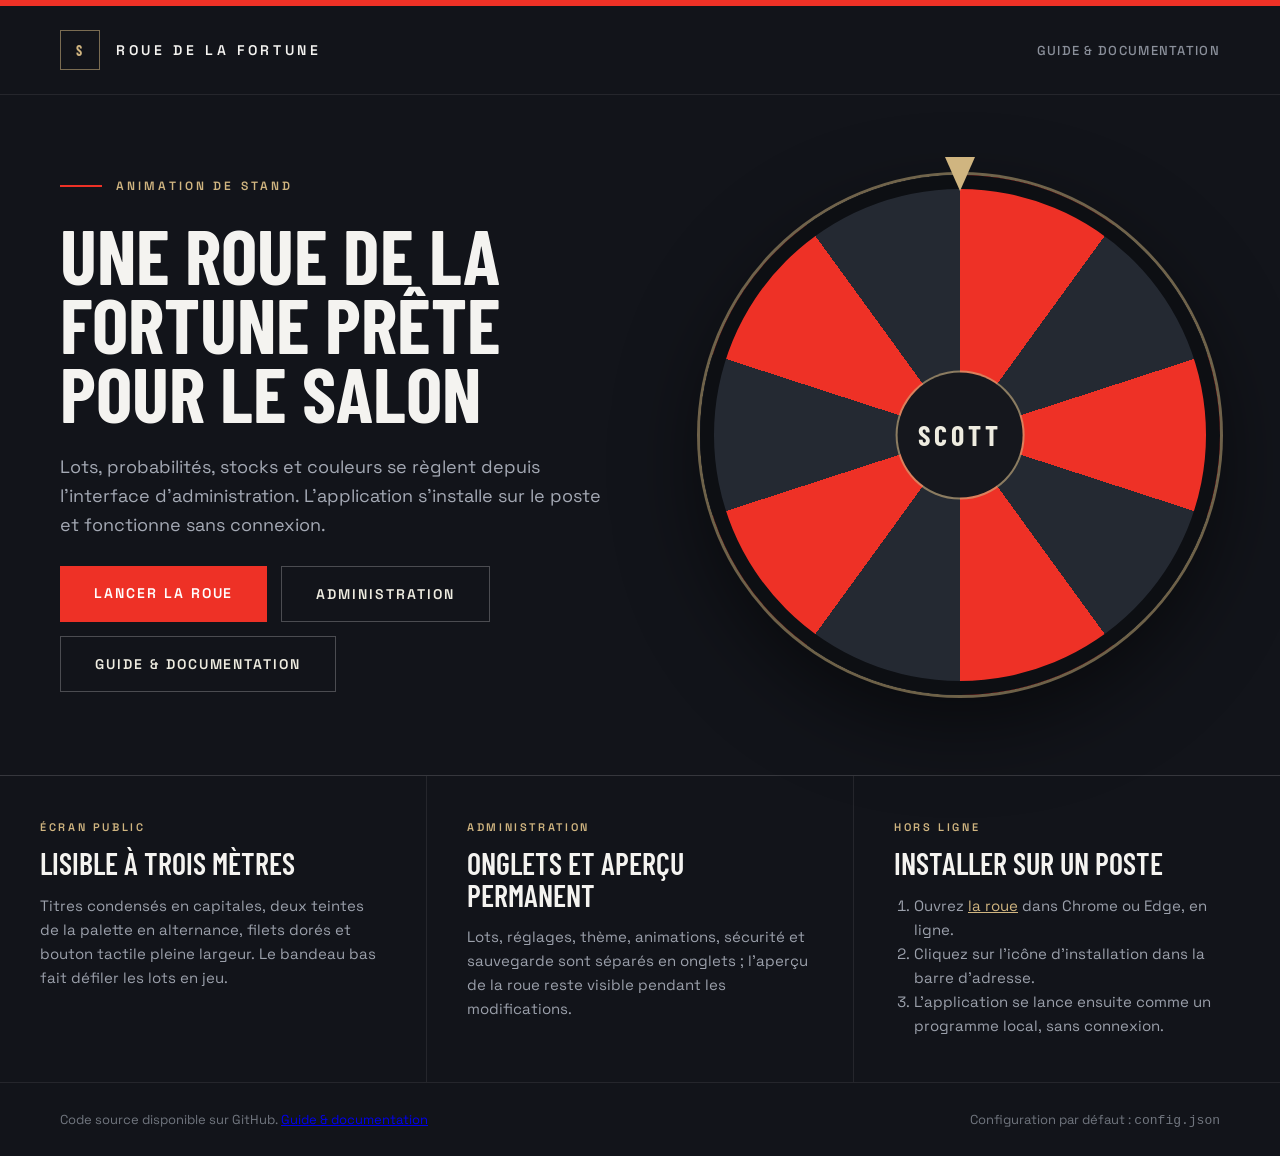
<file: index.html>
<!DOCTYPE html>
<html lang="fr">

<head>
    <meta charset="UTF-8">
    <meta name="viewport" content="width=device-width, initial-scale=1.0">
    <title>Roue de la Fortune — Présentation</title>
    <link rel="icon" href="assets/favicon.png">
    <link rel="manifest" href="manifest.json">
    <link rel="preconnect" href="https://fonts.googleapis.com">
    <link rel="preconnect" href="https://fonts.gstatic.com" crossorigin>
    <link href="https://fonts.googleapis.com/css2?family=Barlow+Condensed:wght@500;600;700&family=Space+Grotesk:wght@400;500;600&display=swap" rel="stylesheet">
    <link rel="stylesheet" href="css/landing.css">
    <script>
        if ('serviceWorker' in navigator) {
            window.addEventListener('load', () => {
                navigator.serviceWorker.register('sw.js').then((reg) => reg.update());
            });
            let refreshing = false;
            navigator.serviceWorker.addEventListener('controllerchange', () => {
                if (refreshing) return;
                refreshing = true;
                window.location.reload();
            });
        }
    </script>
</head>

<body>
    <div class="top-rule"></div>

    <header class="site-head">
        <div class="site-brand">
            <span class="brand-mark">S</span>
            <span>Roue de la Fortune</span>
        </div>
        <nav class="site-nav">
            <a href="guide.html">Guide & documentation</a>
        </nav>
    </header>

    <section class="hero">
        <div class="hero-copy">
            <div class="eyebrow"><i></i><span>Animation de stand</span></div>
            <h1>Une roue de la fortune prête pour le salon</h1>
            <p>
                Lots, probabilités, stocks et couleurs se règlent depuis l'interface d'administration.
                L'application s'installe sur le poste et fonctionne sans connexion.
            </p>
            <div class="cta-row">
                <a class="cta cta-primary" href="wheel.html">Lancer la roue</a>
                <a class="cta cta-secondary" href="admin.html">Administration</a>
                <a class="cta cta-secondary" href="guide.html">Guide & documentation</a>
            </div>
        </div>
        <div class="hero-wheel">
            <div class="disc"></div>
            <div class="hub">SCOTT</div>
            <div class="needle"></div>
        </div>
    </section>

    <div class="cards">
        <div class="card">
            <div class="card-eyebrow">Écran public</div>
            <h2>Lisible à trois mètres</h2>
            <p>
                Titres condensés en capitales, deux teintes de la palette en alternance, filets dorés et
                bouton tactile pleine largeur. Le bandeau bas fait défiler les lots en jeu.
            </p>
        </div>
        <div class="card">
            <div class="card-eyebrow">Administration</div>
            <h2>Onglets et aperçu permanent</h2>
            <p>
                Lots, réglages, thème, animations, sécurité et sauvegarde sont séparés en onglets ;
                l'aperçu de la roue reste visible pendant les modifications.
            </p>
        </div>
        <div class="card">
            <div class="card-eyebrow">Hors ligne</div>
            <h2>Installer sur un poste</h2>
            <ol>
                <li>Ouvrez <a href="wheel.html">la roue</a> dans Chrome ou Edge, en ligne.</li>
                <li>Cliquez sur l'icône d'installation dans la barre d'adresse.</li>
                <li>L'application se lance ensuite comme un programme local, sans connexion.</li>
            </ol>
            <button class="cta cta-primary install-btn-inline" data-install-btn data-install-state="ready">Installer maintenant</button>
            <p class="hint" data-install-state="unavailable">Bouton non proposé par ce navigateur — suivez les étapes ci-dessus, ou consultez le <a href="guide.html#installation">guide d'installation</a>.</p>
            <p class="hint" data-install-state="ios">Sur iPhone/iPad : bouton Partager → « Sur l'écran d'accueil » (détails dans le <a href="guide.html#installation">guide</a>).</p>
            <p class="hint" data-install-state="installed">✓ Application déjà installée sur cet appareil.</p>
        </div>
    </div>

    <footer>
        <span>Code source disponible sur GitHub. <a href="guide.html">Guide & documentation</a></span>
        <span>Configuration par défaut : <code>config.json</code></span>
    </footer>

    <script src="js/install-prompt.js"></script>
</body>

</html>
</file>
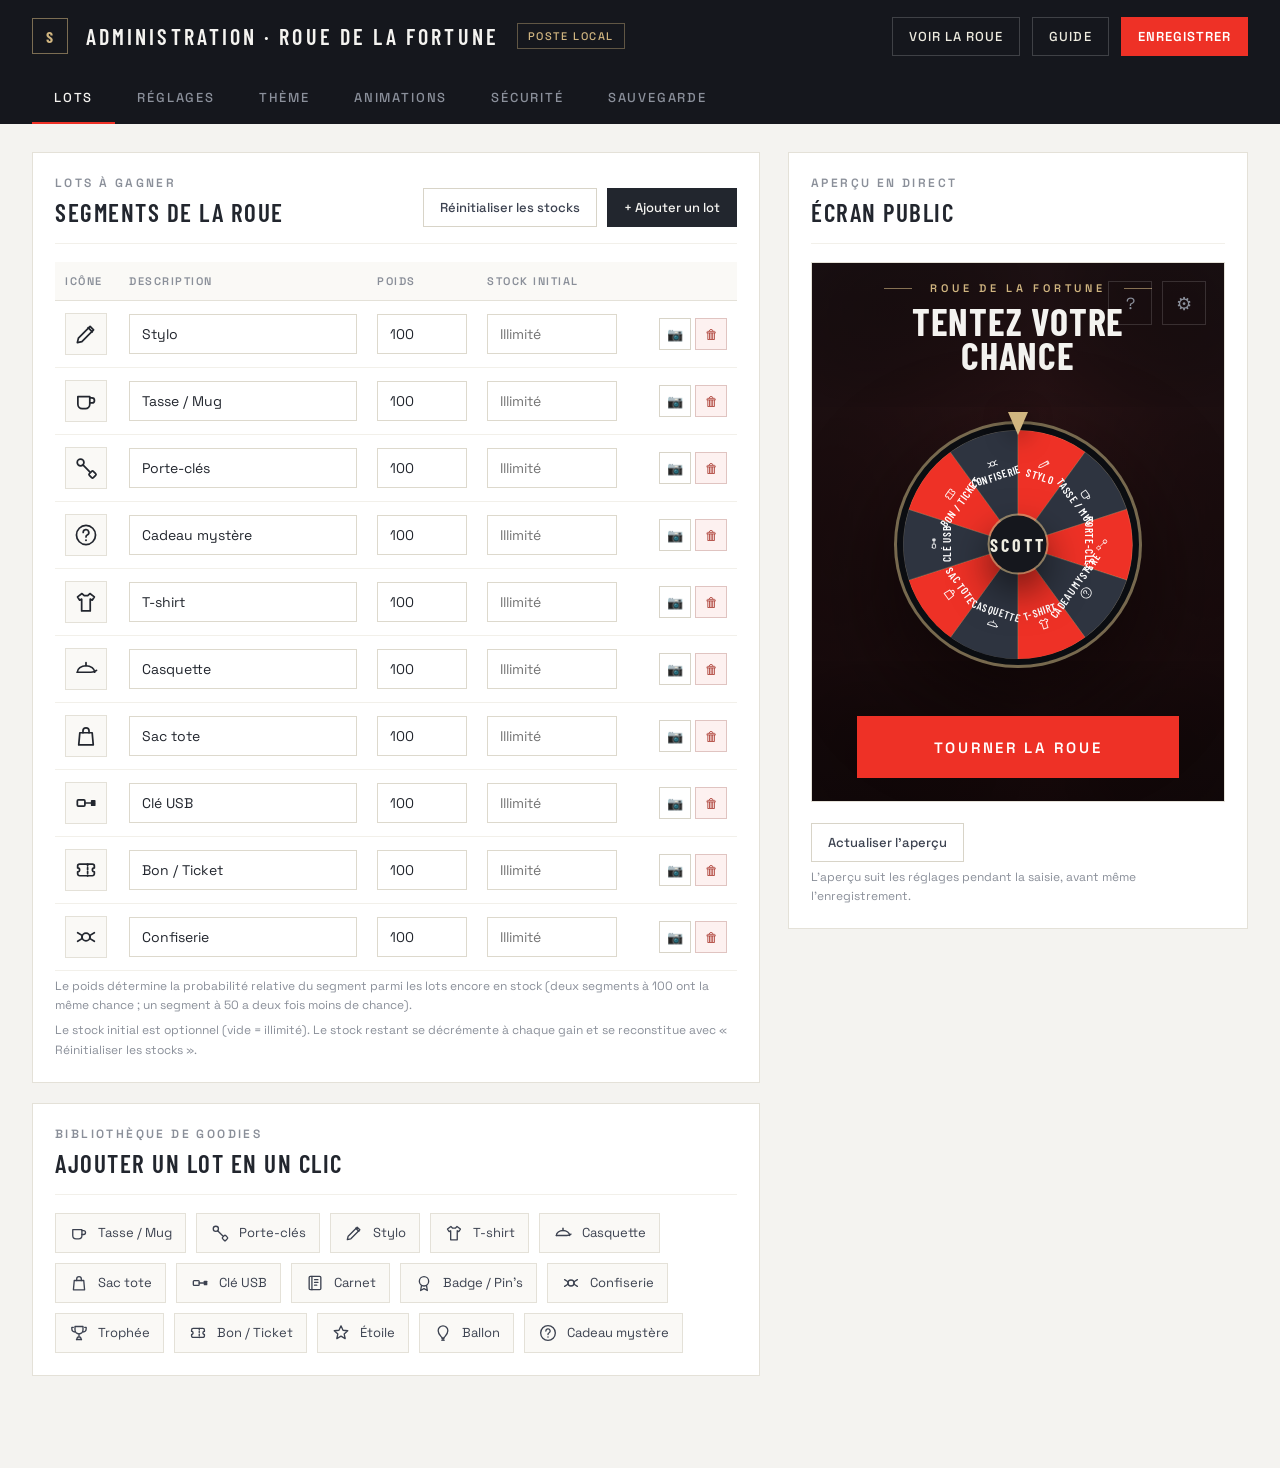
<file: admin.html>
<!DOCTYPE html>
<html lang="fr">

<head>
    <meta charset="UTF-8">
    <meta name="viewport" content="width=device-width, initial-scale=1.0">
    <title>Administration — Roue de la Fortune</title>
    <link rel="icon" href="assets/favicon.png">
    <link rel="preconnect" href="https://fonts.googleapis.com">
    <link rel="preconnect" href="https://fonts.gstatic.com" crossorigin>
    <link href="https://fonts.googleapis.com/css2?family=Barlow+Condensed:wght@500;600;700&family=Space+Grotesk:wght@400;500;600&display=swap" rel="stylesheet">
    <link rel="stylesheet" href="css/admin.css">
    <script>
        if ('serviceWorker' in navigator) {
            // Pas de rechargement automatique ici : un admin en train de
            // modifier la configuration ne doit jamais se faire recharger
            // la page (et perdre sa saisie) sans action explicite.
            window.addEventListener('load', () => {
                navigator.serviceWorker.register('sw.js').then((reg) => reg.update());
            });
        }
    </script>
</head>

<body>
    <div id="lock-overlay" class="lock-overlay" style="display:none;">
        <div class="lock-panel">
            <div class="lock-mark">⌁</div>
            <h2>Administration verrouillée</h2>
            <p>Entrez le code PIN pour accéder aux réglages de ce poste.</p>
            <input type="password" id="lock-pin-input" inputmode="numeric" maxlength="12" autocomplete="off">
            <div class="keypad" id="lock-keypad"></div>
            <button class="btn btn-primary btn-block" id="lock-submit">Déverrouiller</button>
            <p class="hint" id="lock-error" style="display:none;">Code incorrect.</p>
            <p class="hint">Verrou local à cet appareil, jamais exporté dans config.json.</p>
        </div>
    </div>

    <div id="status-banner"></div>

    <header class="admin-head">
        <div class="admin-head-row">
            <div class="admin-brand">
                <span class="admin-mark">S</span>
                <h1>Administration · Roue de la Fortune</h1>
                <span class="admin-tag">Poste local</span>
            </div>
            <div class="admin-actions">
                <a href="wheel.html">Voir la roue</a>
                <a href="guide.html">Guide</a>
                <button class="btn btn-primary" id="save-btn">Enregistrer</button>
            </div>
        </div>
        <nav class="tabs" id="admin-tabs">
            <button class="tab is-active" data-tab-target="lots">Lots</button>
            <button class="tab" data-tab-target="reglages">Réglages</button>
            <button class="tab" data-tab-target="theme">Thème</button>
            <button class="tab" data-tab-target="animations">Animations</button>
            <button class="tab" data-tab-target="securite">Sécurité</button>
            <button class="tab" data-tab-target="sauvegarde">Sauvegarde</button>
        </nav>
    </header>

    <main>
        <div class="config-col">

            <div class="tab-panel is-active" data-tab="lots">
                <section>
                    <div class="section-head">
                        <div>
                            <div class="section-eyebrow">Lots à gagner</div>
                            <h2>Segments de la roue</h2>
                        </div>
                        <div class="toolbar toolbar-inline">
                            <button class="btn" id="reset-stocks-btn">Réinitialiser les stocks</button>
                            <button class="btn btn-dark" id="add-blank-segment">+ Ajouter un lot</button>
                        </div>
                    </div>
                    <table id="segments-table">
                        <thead>
                            <tr>
                                <th style="width:64px;">Icône</th>
                                <th>Description</th>
                                <th style="width:110px;">Poids</th>
                                <th style="width:150px;">Stock initial</th>
                                <th style="width:110px;"></th>
                            </tr>
                        </thead>
                        <tbody id="segments-body"></tbody>
                    </table>
                    <p class="hint">Le poids détermine la probabilité relative du segment parmi les lots encore en stock (deux segments à 100 ont la même chance ; un segment à 50 a deux fois moins de chance).</p>
                    <p class="hint">Le stock initial est optionnel (vide = illimité). Le stock restant se décrémente à chaque gain et se reconstitue avec « Réinitialiser les stocks ».</p>
                </section>

                <section>
                    <div class="section-head">
                        <div>
                            <div class="section-eyebrow">Bibliothèque de goodies</div>
                            <h2>Ajouter un lot en un clic</h2>
                        </div>
                    </div>
                    <div id="icon-gallery" class="icon-grid"></div>
                </section>
            </div>

            <div class="tab-panel" data-tab="reglages">
                <section>
                    <div class="section-head">
                        <div>
                            <div class="section-eyebrow">Réglages généraux</div>
                            <h2>Titre et rotation</h2>
                        </div>
                    </div>
                    <div class="field-row">
                        <div class="field">
                            <label for="setting-title">Titre affiché</label>
                            <input type="text" id="setting-title" placeholder="Roue de la Fortune">
                        </div>
                        <div class="field">
                            <label for="setting-hub-text">Texte au centre de la roue</label>
                            <input type="text" id="setting-hub-text" placeholder="SCOTT" maxlength="12">
                        </div>
                        <div class="field">
                            <label for="setting-min-turns">Tours minimum</label>
                            <input type="number" id="setting-min-turns" min="1" step="1">
                        </div>
                        <div class="field">
                            <label for="setting-max-turns">Tours maximum</label>
                            <input type="number" id="setting-max-turns" min="1" step="1">
                        </div>
                        <div class="field">
                            <label for="setting-display-ms">Durée d'affichage du lot (ms)</label>
                            <input type="number" id="setting-display-ms" min="500" step="100">
                        </div>
                    </div>
                    <p class="hint">Le titre est affiché en surtitre doré au-dessus de l'accroche « Tentez votre chance » sur l'écran public.</p>
                </section>
            </div>

            <div class="tab-panel" data-tab="theme">
                <section>
                    <div class="section-head">
                        <div>
                            <div class="section-eyebrow">Thèmes prédéfinis</div>
                            <h2>Palette de l'écran public</h2>
                        </div>
                        <div class="toolbar toolbar-inline">
                            <input type="color" id="brand-color-input" value="#ee3126">
                            <button class="btn" id="generate-theme-btn">Générer depuis une couleur de marque</button>
                        </div>
                    </div>
                    <div id="theme-grid" class="theme-grid"></div>

                    <p class="hint" id="custom-palette-hint" style="display:none;">Mode personnalisé : réglez chaque couleur de la palette manuellement.</p>
                    <div id="custom-palette-section" style="display:none;">
                        <div id="palette-list" class="field-row"></div>
                        <div class="toolbar">
                            <button class="btn" id="add-color">+ Ajouter une couleur</button>
                        </div>
                    </div>

                    <div class="field tone-field">
                        <label>Teintes de la roue</label>
                        <div class="tone-options">
                            <label class="tone-option">
                                <input type="radio" name="wheel-tone" value="duo" id="setting-tone-duo" checked>
                                <span><strong>Duo</strong> — couleur d'accent + teinte la plus sombre du thème</span>
                            </label>
                            <label class="tone-option">
                                <input type="radio" name="wheel-tone" value="palette" id="setting-tone-palette">
                                <span><strong>Palette complète</strong> — les six teintes en alternance</span>
                            </label>
                        </div>
                        <p class="hint">Le mode duo garde la palette du thème mais n'en alterne que deux teintes : meilleure lisibilité à trois mètres. Les filets et le pointeur restent dorés.</p>
                    </div>

                    <div class="toolbar">
                        <button class="btn btn-primary" id="apply-theme-btn">Appliquer le thème</button>
                    </div>
                    <p class="hint">Choisir un thème ne l'applique pas : « Appliquer le thème » l'enregistre sur ce poste et met la roue à jour immédiatement.</p>
                </section>
            </div>

            <div class="tab-panel" data-tab="animations">
                <section>
                    <div class="section-head">
                        <div>
                            <div class="section-eyebrow">Animations &amp; sons</div>
                            <h2>Ambiance de l'écran public</h2>
                        </div>
                    </div>
                    <div class="field-row">
                        <label class="check"><input type="checkbox" id="setting-confetti"> Confettis à la victoire</label>
                        <label class="check"><input type="checkbox" id="setting-sound"> Sons</label>
                        <label class="check"><input type="checkbox" id="setting-attract"> Mode attraction</label>
                        <div class="field">
                            <label for="setting-attract-seconds">Secondes avant incitation</label>
                            <input type="number" id="setting-attract-seconds" min="5" step="5">
                        </div>
                    </div>
                    <p class="hint">Le mode attraction fait pulser le bouton après une période d'inactivité, pour inciter les passants à jouer.</p>
                </section>
            </div>

            <div class="tab-panel" data-tab="securite">
                <section>
                    <div class="section-head">
                        <div>
                            <div class="section-eyebrow">Sécurité</div>
                            <h2>Verrou PIN de ce poste</h2>
                        </div>
                    </div>
                    <p class="hint">Le code PIN empêche un visiteur d'ouvrir l'administration par erreur. Ce n'est pas un mécanisme de sécurité fort : il est stocké uniquement sur ce poste, jamais dans la configuration exportée. Un PIN oublié se contourne en vidant les données du site dans le navigateur.</p>
                    <p class="hint" id="pin-status"></p>
                    <div class="field-row">
                        <div class="field">
                            <label for="pin-new">Nouveau PIN</label>
                            <input type="password" id="pin-new" inputmode="numeric" maxlength="12">
                        </div>
                        <div class="field">
                            <label for="pin-confirm">Confirmer</label>
                            <input type="password" id="pin-confirm" inputmode="numeric" maxlength="12">
                        </div>
                    </div>
                    <div class="toolbar">
                        <button class="btn btn-primary" id="pin-set-btn">Définir / changer le PIN</button>
                        <button class="btn btn-danger" id="pin-remove-btn">Retirer le verrou</button>
                    </div>
                </section>
            </div>

            <div class="tab-panel" data-tab="sauvegarde">
                <section>
                    <div class="section-head">
                        <div>
                            <div class="section-eyebrow">Sauvegarde &amp; distribution</div>
                            <h2>Configuration du poste</h2>
                        </div>
                    </div>
                    <p class="hint">« Enregistrer » stocke la configuration localement : elle reste disponible hors-ligne sur cet ordinateur. Pour changer la configuration par défaut vue par tout le monde, exportez le fichier puis remplacez <code>config.json</code> dans le dépôt GitHub.</p>
                    <p class="hint">Pour installer l'application hors-ligne sur un poste, ou comprendre son fonctionnement en détail, consultez le <a href="guide.html">guide & documentation</a>.</p>
                    <div class="toolbar">
                        <button class="btn" id="export-btn">Exporter (config.json)</button>
                        <label class="btn" for="import-input">Importer un fichier</label>
                        <input type="file" id="import-input" accept="application/json" style="display:none;">
                        <button class="btn btn-danger" id="reset-btn">Réinitialiser (config par défaut)</button>
                    </div>
                </section>
            </div>
        </div>

        <div class="preview-col">
            <section class="preview-sticky">
                <div class="section-head">
                    <div>
                        <div class="section-eyebrow">Aperçu en direct</div>
                        <h2>Écran public</h2>
                    </div>
                </div>
                <iframe id="preview-frame" src="wheel.html"></iframe>
                <div class="toolbar">
                    <button class="btn" id="refresh-preview">Actualiser l'aperçu</button>
                </div>
                <p class="hint">L'aperçu suit les réglages pendant la saisie, avant même l'enregistrement.</p>
            </section>
        </div>
    </main>

    <script src="js/admin-lock.js"></script>
    <script src="js/admin-tabs.js"></script>
    <script src="js/icon-library.js"></script>
    <script src="js/theme-library.js"></script>
    <script src="js/config-store.js"></script>
    <script src="js/admin.js"></script>
</body>

</html>
</file>
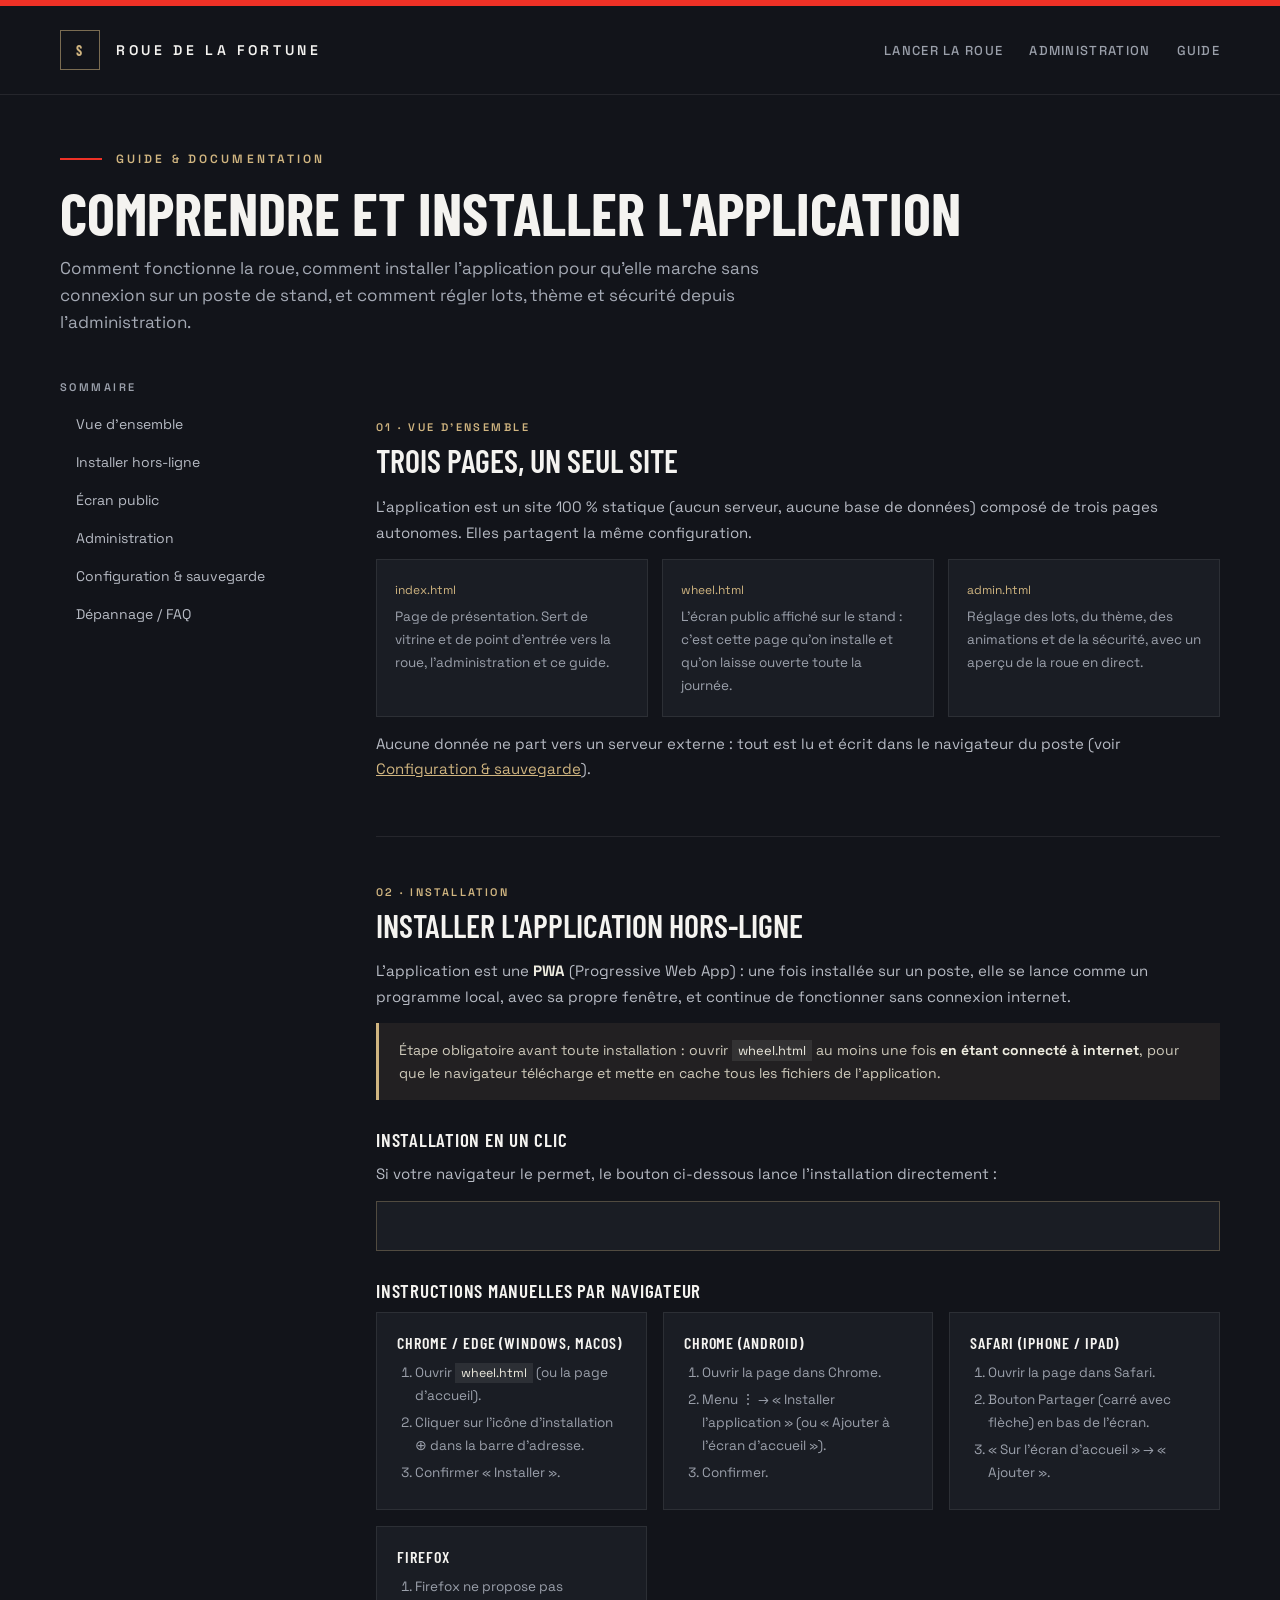
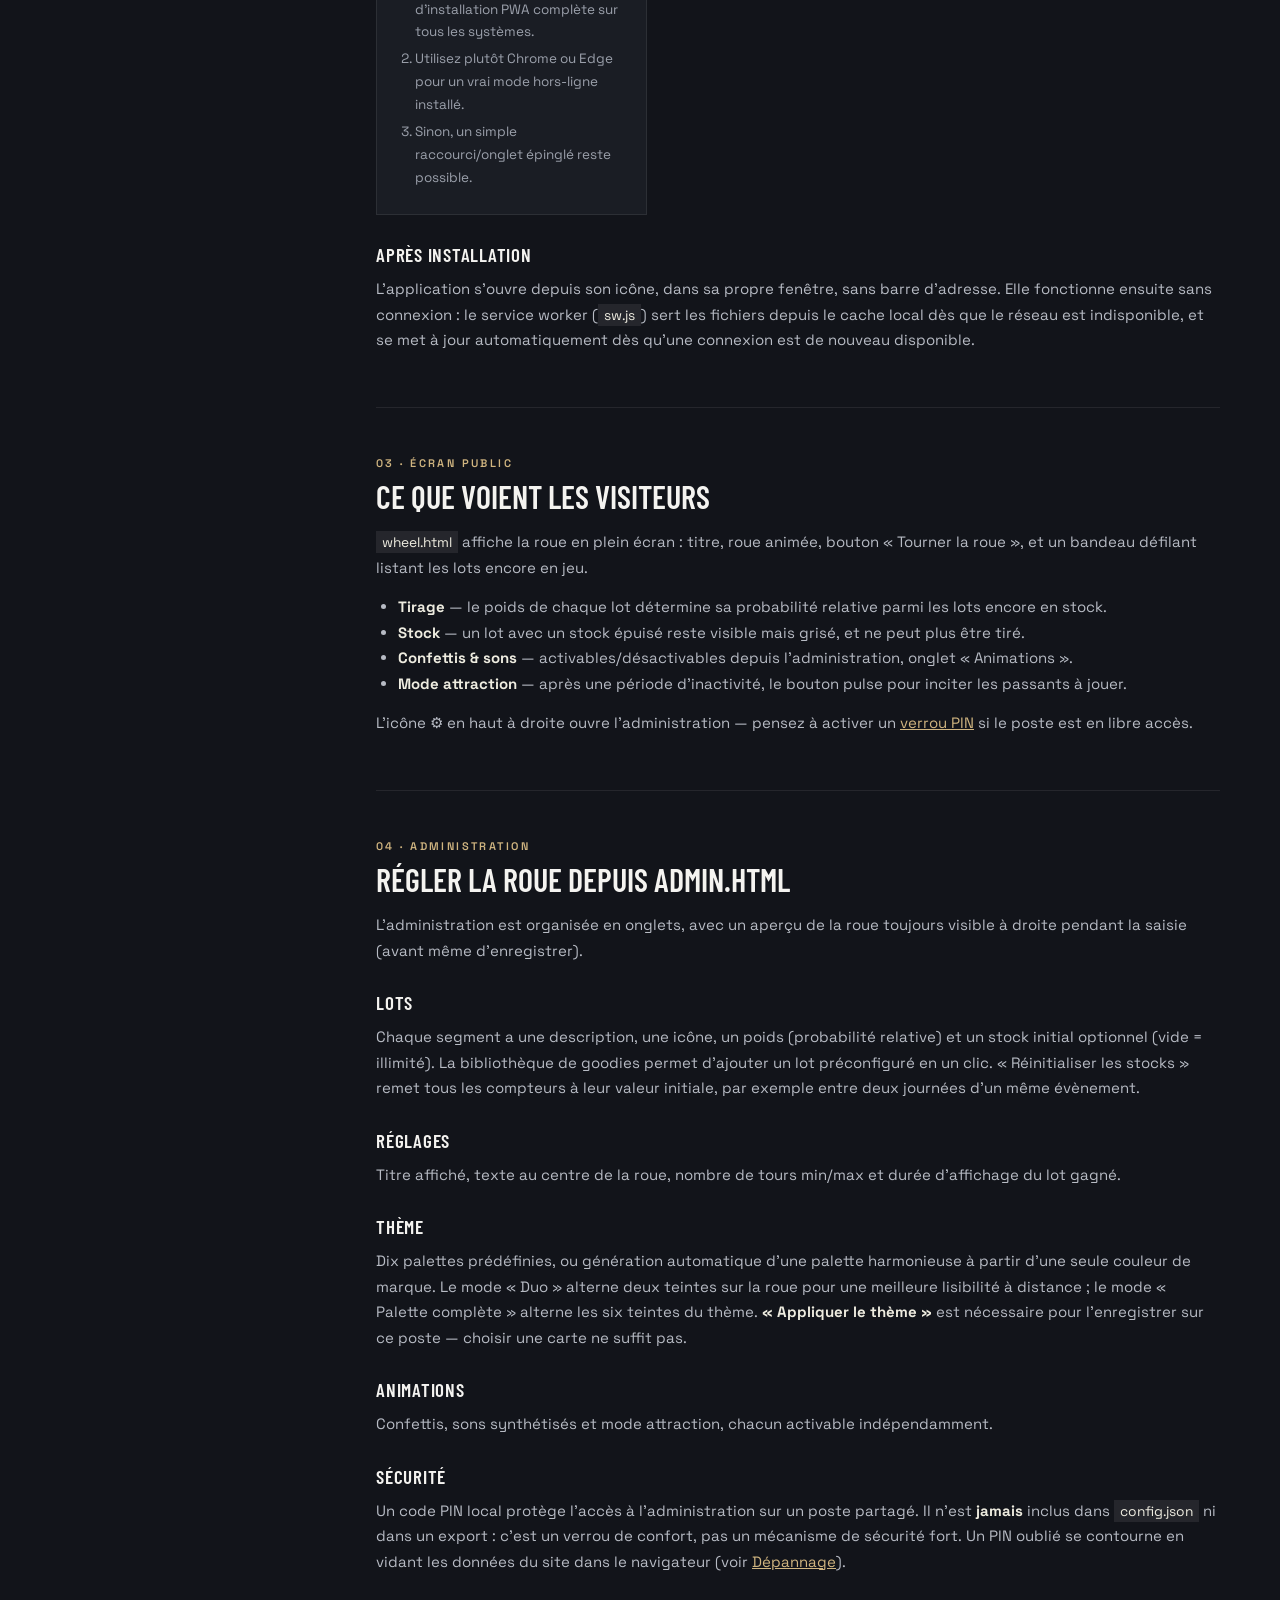
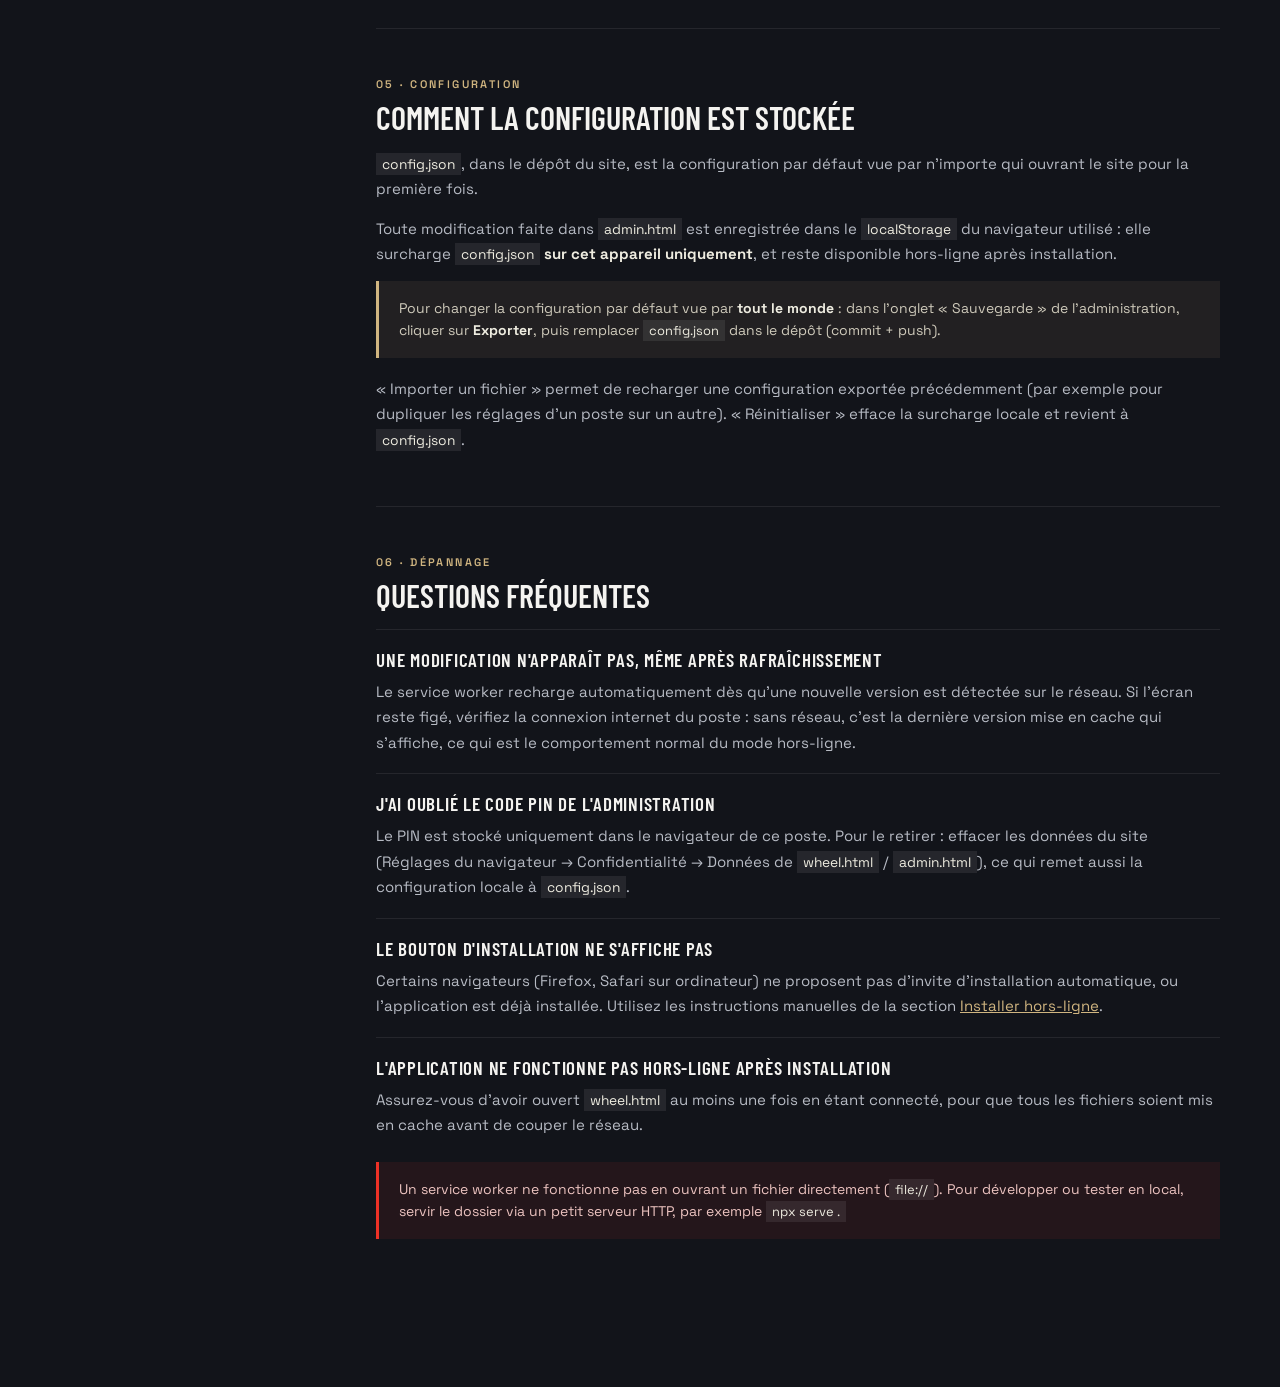
<file: guide.html>
<!DOCTYPE html>
<html lang="fr">

<head>
    <meta charset="UTF-8">
    <meta name="viewport" content="width=device-width, initial-scale=1.0">
    <title>Guide & documentation — Roue de la Fortune</title>
    <link rel="icon" href="assets/favicon.png">
    <link rel="manifest" href="manifest.json">
    <link rel="preconnect" href="https://fonts.googleapis.com">
    <link rel="preconnect" href="https://fonts.gstatic.com" crossorigin>
    <link href="https://fonts.googleapis.com/css2?family=Barlow+Condensed:wght@500;600;700&family=Space+Grotesk:wght@400;500;600&display=swap" rel="stylesheet">
    <link rel="stylesheet" href="css/guide.css">
    <script>
        if ('serviceWorker' in navigator) {
            window.addEventListener('load', () => {
                navigator.serviceWorker.register('sw.js').then((reg) => reg.update());
            });
            let refreshing = false;
            navigator.serviceWorker.addEventListener('controllerchange', () => {
                if (refreshing) return;
                refreshing = true;
                window.location.reload();
            });
        }
    </script>
</head>

<body>
    <div class="top-rule"></div>

    <header class="site-head">
        <a class="site-brand" href="index.html">
            <span class="brand-mark">S</span>
            <span>Roue de la Fortune</span>
        </a>
        <nav class="site-nav">
            <a href="wheel.html">Lancer la roue</a>
            <a href="admin.html">Administration</a>
            <a href="guide.html">Guide</a>
        </nav>
    </header>

    <div class="guide-hero">
        <div class="eyebrow"><i></i><span>Guide & documentation</span></div>
        <h1>Comprendre et installer l'application</h1>
        <p>
            Comment fonctionne la roue, comment installer l'application pour qu'elle marche sans connexion
            sur un poste de stand, et comment régler lots, thème et sécurité depuis l'administration.
        </p>
    </div>

    <div class="guide-shell">
        <nav class="guide-toc">
            <span class="toc-label">Sommaire</span>
            <a href="#vue-ensemble">Vue d'ensemble</a>
            <a href="#installation">Installer hors-ligne</a>
            <a href="#ecran-public">Écran public</a>
            <a href="#administration">Administration</a>
            <a href="#configuration">Configuration & sauvegarde</a>
            <a href="#depannage">Dépannage / FAQ</a>
        </nav>

        <div class="guide-content">

            <section class="guide-section" id="vue-ensemble">
                <div class="section-eyebrow">01 · Vue d'ensemble</div>
                <h2>Trois pages, un seul site</h2>
                <p>
                    L'application est un site 100&nbsp;% statique (aucun serveur, aucune base de données) composé
                    de trois pages autonomes. Elles partagent la même configuration.
                </p>
                <div class="map-grid">
                    <div class="map-card">
                        <span class="map-file">index.html</span>
                        <p>Page de présentation. Sert de vitrine et de point d'entrée vers la roue, l'administration et ce guide.</p>
                    </div>
                    <div class="map-card">
                        <span class="map-file">wheel.html</span>
                        <p>L'écran public affiché sur le stand : c'est cette page qu'on installe et qu'on laisse ouverte toute la journée.</p>
                    </div>
                    <div class="map-card">
                        <span class="map-file">admin.html</span>
                        <p>Réglage des lots, du thème, des animations et de la sécurité, avec un aperçu de la roue en direct.</p>
                    </div>
                </div>
                <p>
                    Aucune donnée ne part vers un serveur externe : tout est lu et écrit dans le navigateur du poste
                    (voir <a href="#configuration">Configuration & sauvegarde</a>).
                </p>
            </section>

            <section class="guide-section" id="installation">
                <div class="section-eyebrow">02 · Installation</div>
                <h2>Installer l'application hors-ligne</h2>
                <p>
                    L'application est une <strong>PWA</strong> (Progressive Web App) : une fois installée sur un
                    poste, elle se lance comme un programme local, avec sa propre fenêtre, et continue de
                    fonctionner sans connexion internet.
                </p>

                <div class="callout">
                    Étape obligatoire avant toute installation : ouvrir <code>wheel.html</code> au moins une fois
                    <strong>en étant connecté à internet</strong>, pour que le navigateur télécharge et mette en
                    cache tous les fichiers de l'application.
                </div>

                <h3>Installation en un clic</h3>
                <p>Si votre navigateur le permet, le bouton ci-dessous lance l'installation directement :</p>
                <div class="install-box">
                    <button class="install-cta" data-install-btn data-install-state="ready">Installer l'application</button>
                    <p class="install-note" data-install-state="unavailable">
                        Ce navigateur ne propose pas d'installation en un clic ici (ou l'application est déjà
                        installée) — utilisez les instructions manuelles ci-dessous selon votre navigateur.
                    </p>
                    <p class="install-note" data-install-state="ios">
                        Sur iPhone/iPad, Safari n'offre pas de bouton d'installation automatique : suivez les
                        étapes « Safari (iPhone / iPad) » ci-dessous.
                    </p>
                    <p class="install-note" data-install-state="installed">
                        ✓ L'application est déjà installée sur cet appareil.
                    </p>
                </div>

                <h3>Instructions manuelles par navigateur</h3>
                <div class="browser-grid">
                    <div class="browser-card">
                        <span class="browser-name">Chrome / Edge (Windows, macOS)</span>
                        <ol>
                            <li>Ouvrir <code>wheel.html</code> (ou la page d'accueil).</li>
                            <li>Cliquer sur l'icône d'installation ⊕ dans la barre d'adresse.</li>
                            <li>Confirmer « Installer ».</li>
                        </ol>
                    </div>
                    <div class="browser-card">
                        <span class="browser-name">Chrome (Android)</span>
                        <ol>
                            <li>Ouvrir la page dans Chrome.</li>
                            <li>Menu ⋮ → « Installer l'application » (ou « Ajouter à l'écran d'accueil »).</li>
                            <li>Confirmer.</li>
                        </ol>
                    </div>
                    <div class="browser-card">
                        <span class="browser-name">Safari (iPhone / iPad)</span>
                        <ol>
                            <li>Ouvrir la page dans Safari.</li>
                            <li>Bouton Partager (carré avec flèche) en bas de l'écran.</li>
                            <li>« Sur l'écran d'accueil » → « Ajouter ».</li>
                        </ol>
                    </div>
                    <div class="browser-card">
                        <span class="browser-name">Firefox</span>
                        <ol>
                            <li>Firefox ne propose pas d'installation PWA complète sur tous les systèmes.</li>
                            <li>Utilisez plutôt Chrome ou Edge pour un vrai mode hors-ligne installé.</li>
                            <li>Sinon, un simple raccourci/onglet épinglé reste possible.</li>
                        </ol>
                    </div>
                </div>

                <h3>Après installation</h3>
                <p>
                    L'application s'ouvre depuis son icône, dans sa propre fenêtre, sans barre d'adresse. Elle
                    fonctionne ensuite sans connexion : le service worker (<code>sw.js</code>) sert les fichiers
                    depuis le cache local dès que le réseau est indisponible, et se met à jour automatiquement
                    dès qu'une connexion est de nouveau disponible.
                </p>
            </section>

            <section class="guide-section" id="ecran-public">
                <div class="section-eyebrow">03 · Écran public</div>
                <h2>Ce que voient les visiteurs</h2>
                <p>
                    <code>wheel.html</code> affiche la roue en plein écran : titre, roue animée, bouton « Tourner
                    la roue », et un bandeau défilant listant les lots encore en jeu.
                </p>
                <ul>
                    <li><strong>Tirage</strong> — le poids de chaque lot détermine sa probabilité relative parmi les lots encore en stock.</li>
                    <li><strong>Stock</strong> — un lot avec un stock épuisé reste visible mais grisé, et ne peut plus être tiré.</li>
                    <li><strong>Confettis & sons</strong> — activables/désactivables depuis l'administration, onglet « Animations ».</li>
                    <li><strong>Mode attraction</strong> — après une période d'inactivité, le bouton pulse pour inciter les passants à jouer.</li>
                </ul>
                <p>
                    L'icône ⚙ en haut à droite ouvre l'administration — pensez à activer un <a href="#administration">verrou PIN</a>
                    si le poste est en libre accès.
                </p>
            </section>

            <section class="guide-section" id="administration">
                <div class="section-eyebrow">04 · Administration</div>
                <h2>Régler la roue depuis admin.html</h2>
                <p>
                    L'administration est organisée en onglets, avec un aperçu de la roue toujours visible à
                    droite pendant la saisie (avant même d'enregistrer).
                </p>
                <h3>Lots</h3>
                <p>
                    Chaque segment a une description, une icône, un poids (probabilité relative) et un stock
                    initial optionnel (vide = illimité). La bibliothèque de goodies permet d'ajouter un lot
                    préconfiguré en un clic. « Réinitialiser les stocks » remet tous les compteurs à leur valeur
                    initiale, par exemple entre deux journées d'un même évènement.
                </p>
                <h3>Réglages</h3>
                <p>Titre affiché, texte au centre de la roue, nombre de tours min/max et durée d'affichage du lot gagné.</p>
                <h3>Thème</h3>
                <p>
                    Dix palettes prédéfinies, ou génération automatique d'une palette harmonieuse à partir d'une
                    seule couleur de marque. Le mode « Duo » alterne deux teintes sur la roue pour une meilleure
                    lisibilité à distance ; le mode « Palette complète » alterne les six teintes du thème.
                    <strong>« Appliquer le thème »</strong> est nécessaire pour l'enregistrer sur ce poste — choisir
                    une carte ne suffit pas.
                </p>
                <h3>Animations</h3>
                <p>Confettis, sons synthétisés et mode attraction, chacun activable indépendamment.</p>
                <h3>Sécurité</h3>
                <p>
                    Un code PIN local protège l'accès à l'administration sur un poste partagé. Il n'est
                    <strong>jamais</strong> inclus dans <code>config.json</code> ni dans un export : c'est un
                    verrou de confort, pas un mécanisme de sécurité fort. Un PIN oublié se contourne en vidant
                    les données du site dans le navigateur (voir <a href="#depannage">Dépannage</a>).
                </p>
            </section>

            <section class="guide-section" id="configuration">
                <div class="section-eyebrow">05 · Configuration</div>
                <h2>Comment la configuration est stockée</h2>
                <p>
                    <code>config.json</code>, dans le dépôt du site, est la configuration par défaut vue par
                    n'importe qui ouvrant le site pour la première fois.
                </p>
                <p>
                    Toute modification faite dans <code>admin.html</code> est enregistrée dans le
                    <code>localStorage</code> du navigateur utilisé : elle surcharge <code>config.json</code>
                    <strong>sur cet appareil uniquement</strong>, et reste disponible hors-ligne après
                    installation.
                </p>
                <div class="callout">
                    Pour changer la configuration par défaut vue par <strong>tout le monde</strong> : dans
                    l'onglet « Sauvegarde » de l'administration, cliquer sur <strong>Exporter</strong>, puis
                    remplacer <code>config.json</code> dans le dépôt (commit + push).
                </div>
                <p>
                    « Importer un fichier » permet de recharger une configuration exportée précédemment (par
                    exemple pour dupliquer les réglages d'un poste sur un autre). « Réinitialiser » efface la
                    surcharge locale et revient à <code>config.json</code>.
                </p>
            </section>

            <section class="guide-section" id="depannage">
                <div class="section-eyebrow">06 · Dépannage</div>
                <h2>Questions fréquentes</h2>

                <div class="faq-item">
                    <h3>Une modification n'apparaît pas, même après rafraîchissement</h3>
                    <p>
                        Le service worker recharge automatiquement dès qu'une nouvelle version est détectée sur
                        le réseau. Si l'écran reste figé, vérifiez la connexion internet du poste : sans réseau,
                        c'est la dernière version mise en cache qui s'affiche, ce qui est le comportement normal
                        du mode hors-ligne.
                    </p>
                </div>
                <div class="faq-item">
                    <h3>J'ai oublié le code PIN de l'administration</h3>
                    <p>
                        Le PIN est stocké uniquement dans le navigateur de ce poste. Pour le retirer : effacer les
                        données du site (Réglages du navigateur → Confidentialité → Données de <code>wheel.html</code>
                        / <code>admin.html</code>), ce qui remet aussi la configuration locale à <code>config.json</code>.
                    </p>
                </div>
                <div class="faq-item">
                    <h3>Le bouton d'installation ne s'affiche pas</h3>
                    <p>
                        Certains navigateurs (Firefox, Safari sur ordinateur) ne proposent pas d'invite
                        d'installation automatique, ou l'application est déjà installée. Utilisez les
                        instructions manuelles de la section <a href="#installation">Installer hors-ligne</a>.
                    </p>
                </div>
                <div class="faq-item">
                    <h3>L'application ne fonctionne pas hors-ligne après installation</h3>
                    <p>
                        Assurez-vous d'avoir ouvert <code>wheel.html</code> au moins une fois en étant connecté,
                        pour que tous les fichiers soient mis en cache avant de couper le réseau.
                    </p>
                </div>
                <div class="callout warn">
                    Un service worker ne fonctionne pas en ouvrant un fichier directement (<code>file://</code>).
                    Pour développer ou tester en local, servir le dossier via un petit serveur HTTP, par exemple
                    <code>npx serve .</code>
                </div>
            </section>

        </div>
    </div>

    <script src="js/install-prompt.js"></script>
</body>

</html>
</file>
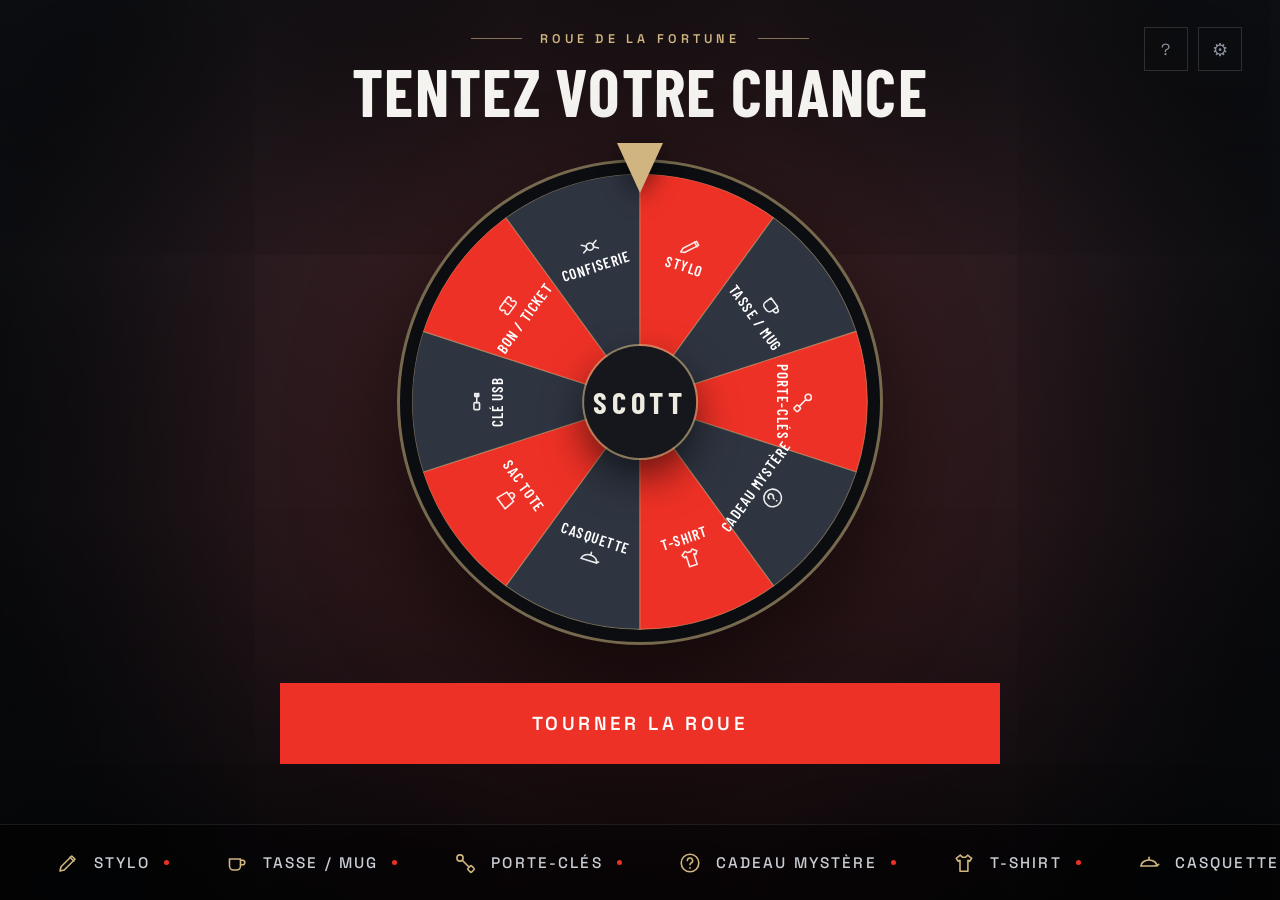
<file: wheel.html>
<!DOCTYPE html>
<html lang="fr">

<head>
    <meta charset="UTF-8">
    <meta name="viewport" content="width=device-width, initial-scale=1.0">
    <title>Roue de la Fortune</title>
    <link rel="manifest" href="manifest.json">
    <link rel="icon" href="assets/favicon.png">
    <link rel="apple-touch-icon" href="assets/icon-192.png">
    <meta name="theme-color" content="#0b0d11">
    <link rel="preconnect" href="https://fonts.googleapis.com">
    <link rel="preconnect" href="https://fonts.gstatic.com" crossorigin>
    <link href="https://fonts.googleapis.com/css2?family=Barlow+Condensed:wght@500;600;700&family=Space+Grotesk:wght@400;500;600&display=swap" rel="stylesheet">
    <link rel="stylesheet" href="css/style.css">

    <script>
        if ('serviceWorker' in navigator) {
            window.addEventListener('load', () => {
                navigator.serviceWorker.register('sw.js')
                    .then((registration) => registration.update())
                    .catch((error) => console.log('Échec SW : ', error));
            });
            // Écran public sans saisie utilisateur : on peut se recharger
            // automatiquement dès qu'une nouvelle version est disponible.
            let refreshing = false;
            navigator.serviceWorker.addEventListener('controllerchange', () => {
                if (refreshing) return;
                refreshing = true;
                window.location.reload();
            });
        }
    </script>
</head>

<body>
    <div class="stage-bg"></div>

    <a class="admin-link help-link" href="guide.html" title="Guide & documentation">?</a>
    <a class="admin-link" href="admin.html" title="Administration">⚙</a>

    <header class="stage-head">
        <div class="stage-eyebrow"><i></i><span id="wheel-brand">Roue de la Fortune</span><i></i></div>
        <h1 id="wheel-title">Tentez votre chance</h1>
    </header>

    <div id="wheel-container">
        <div class="wheel-rim">
            <div id="wheel"></div>
        </div>
        <div class="wheel-hub" id="wheel-hub"></div>
        <div id="pointer"></div>
    </div>

    <button id="spin">Tourner la roue</button>
    <div id="result"></div>

    <div class="ticker">
        <div class="ticker-track" id="ticker-track"></div>
    </div>

    <script src="js/icon-library.js"></script>
    <script src="js/theme-library.js"></script>
    <script src="js/config-store.js"></script>
    <script src="js/sound.js"></script>
    <script src="js/wheel.js"></script>
</body>

</html>
</file>
<file: css/landing.css>
/* Page de présentation — refonte : bandeau, hero, trois colonnes. */

:root {
    --accent: #ee3126;
    --gold: #d0b580;
    --cream: #eeece0;
    --ink: #f4f3f0;
    --muted: #9ba0ab;
    --bg: #12141a;
    --duo-dark: #242932;
}

* { box-sizing: border-box; }

body {
    margin: 0;
    font-family: 'Space Grotesk', 'Segoe UI', Arial, sans-serif;
    background: var(--bg);
    color: var(--cream);
}

.top-rule { height: 6px; background: var(--accent); }

.site-head {
    padding: 24px 60px;
    border-bottom: 1px solid rgba(255, 255, 255, 0.08);
    display: flex;
    align-items: center;
    justify-content: space-between;
    flex-wrap: wrap;
    gap: 12px;
}

.site-brand {
    display: flex;
    align-items: center;
    gap: 16px;
    font-size: 14px;
    font-weight: 600;
    letter-spacing: 0.26em;
    text-transform: uppercase;
    color: var(--ink);
}

.brand-mark {
    width: 40px;
    height: 40px;
    border: 1px solid rgba(208, 181, 128, 0.55);
    display: flex;
    align-items: center;
    justify-content: center;
    font-family: 'Barlow Condensed', 'Arial Narrow', sans-serif;
    font-weight: 700;
    letter-spacing: 0.1em;
    color: var(--gold);
}

.site-nav {
    display: flex;
    align-items: center;
    gap: 26px;
}

.site-nav a {
    font-size: 13px;
    font-weight: 500;
    letter-spacing: 0.1em;
    text-transform: uppercase;
    color: #8b909b;
    text-decoration: none;
}

.site-nav a:hover { color: var(--cream); }

.hero {
    max-width: 1440px;
    margin: 0 auto;
    padding: 80px 60px;
    display: grid;
    grid-template-columns: minmax(0, 1fr) 520px;
    gap: 60px;
    align-items: center;
}

.hero-copy {
    display: flex;
    flex-direction: column;
    gap: 26px;
}

.eyebrow {
    display: flex;
    align-items: center;
    gap: 14px;
    font-size: 12px;
    font-weight: 600;
    letter-spacing: 0.26em;
    text-transform: uppercase;
    color: var(--gold);
}

.eyebrow i { display: block; width: 42px; height: 2px; background: var(--accent); }

.hero h1 {
    margin: 0;
    font-family: 'Barlow Condensed', 'Arial Narrow', Impact, sans-serif;
    font-weight: 700;
    font-size: clamp(46px, 6vw, 86px);
    line-height: 0.9;
    text-transform: uppercase;
    color: var(--ink);
}

.hero p {
    margin: 0;
    max-width: 560px;
    font-size: 18px;
    line-height: 1.6;
    color: #a4a9b4;
}

.cta-row {
    display: flex;
    gap: 14px;
    flex-wrap: wrap;
}

.cta {
    padding: 18px 34px;
    font-size: 14px;
    font-weight: 600;
    letter-spacing: 0.14em;
    text-transform: uppercase;
    text-decoration: none;
}

.cta-primary { background: var(--accent); color: #fff; }
.cta-primary:hover { background: #c0261d; }

.cta-secondary { border: 1px solid rgba(255, 255, 255, 0.24); color: var(--cream); }
.cta-secondary:hover { border-color: rgba(255, 255, 255, 0.5); }

/* Roue décorative : dix secteurs en deux teintes, comme l'écran public. */
.hero-wheel {
    position: relative;
    width: 100%;
    max-width: 520px;
    aspect-ratio: 1;
    justify-self: center;
}

.hero-wheel .disc {
    position: absolute;
    inset: 0;
    border-radius: 50%;
    background: conic-gradient(
        var(--accent) 0deg 36deg, var(--duo-dark) 36deg 72deg,
        var(--accent) 72deg 108deg, var(--duo-dark) 108deg 144deg,
        var(--accent) 144deg 180deg, var(--duo-dark) 180deg 216deg,
        var(--accent) 216deg 252deg, var(--duo-dark) 252deg 288deg,
        var(--accent) 288deg 324deg, var(--duo-dark) 324deg 360deg
    );
    box-shadow: inset 0 0 0 14px #0d0f13, 0 0 0 3px rgba(208, 181, 128, 0.5), 0 30px 80px rgba(0, 0, 0, 0.5);
}

.hero-wheel .hub {
    position: absolute;
    left: 50%;
    top: 50%;
    transform: translate(-50%, -50%);
    width: 24%;
    aspect-ratio: 1;
    border-radius: 50%;
    background: #15171d;
    box-shadow: 0 0 0 2px rgba(208, 181, 128, 0.6);
    display: flex;
    align-items: center;
    justify-content: center;
    font-family: 'Barlow Condensed', 'Arial Narrow', sans-serif;
    font-weight: 700;
    font-size: 28px;
    letter-spacing: 0.14em;
    color: var(--cream);
}

.hero-wheel .needle {
    position: absolute;
    left: 50%;
    top: -18px;
    transform: translateX(-50%);
    width: 0;
    height: 0;
    border-left: 15px solid transparent;
    border-right: 15px solid transparent;
    border-top: 34px solid var(--gold);
}

.cards {
    display: grid;
    grid-template-columns: repeat(3, minmax(0, 1fr));
    gap: 1px;
    background: rgba(255, 255, 255, 0.08);
    border-top: 1px solid rgba(255, 255, 255, 0.08);
}

.card {
    background: var(--bg);
    padding: 44px 40px;
    display: flex;
    flex-direction: column;
    gap: 14px;
}

.card .card-eyebrow {
    font-size: 11px;
    font-weight: 600;
    letter-spacing: 0.24em;
    text-transform: uppercase;
    color: var(--gold);
}

.card h2 {
    margin: 0;
    font-family: 'Barlow Condensed', 'Arial Narrow', sans-serif;
    font-weight: 600;
    font-size: 30px;
    line-height: 1.05;
    text-transform: uppercase;
    color: var(--ink);
}

.card p, .card ol { margin: 0; font-size: 15px; line-height: 1.6; color: var(--muted); }
.card ol { padding-left: 20px; }
.card a { color: var(--gold); }
.card a:hover { color: var(--accent); }
.card code { color: var(--cream); }

[data-install-state] { display: none; margin: 0; }

.install-btn-inline {
    margin-top: 6px;
    border: none;
    cursor: pointer;
    font-family: inherit;
}

footer {
    padding: 28px 60px;
    border-top: 1px solid rgba(255, 255, 255, 0.08);
    display: flex;
    align-items: center;
    justify-content: space-between;
    flex-wrap: wrap;
    gap: 10px;
    font-size: 13px;
    color: #71767f;
}

@media (max-width: 1100px) {
    .hero { grid-template-columns: 1fr; padding: 56px 32px; }
    .cards { grid-template-columns: 1fr; }
    .site-head, footer { padding-left: 32px; padding-right: 32px; }
}
</file>
<file: css/admin.css>
/* Administration — refonte : bandeau sombre, onglets, cartes claires,
   aperçu permanent. Les noms de classes et d'identifiants attendus par
   admin.js et admin-lock.js sont conservés à l'identique. */

:root {
    --accent: #ee3126;
    --accent-dark: #c0261d;
    --gold: #d0b580;
    --ink: #22262e;
    --ink-soft: #5a606c;
    --ink-faint: #8a8f99;
    --surface: #f4f3f0;
    --card: #ffffff;
    --line: #e4e1d8;
    --line-soft: #f2f0ea;
    --dark: #15171d;
}

* { box-sizing: border-box; }

body {
    margin: 0;
    font-family: 'Space Grotesk', 'Segoe UI', Arial, sans-serif;
    background: var(--surface);
    color: var(--ink);
}

/* --- Bandeau + onglets --------------------------------------------------- */
.admin-head {
    position: sticky;
    top: 0;
    z-index: 60;
    background: var(--dark);
    padding: 0 32px;
}

.admin-head-row {
    min-height: 72px;
    display: flex;
    align-items: center;
    justify-content: space-between;
    flex-wrap: wrap;
    gap: 12px;
    padding: 10px 0;
}

.admin-brand {
    display: flex;
    align-items: center;
    gap: 18px;
}

.admin-mark {
    width: 36px;
    height: 36px;
    border: 1px solid rgba(208, 181, 128, 0.55);
    display: flex;
    align-items: center;
    justify-content: center;
    font-family: 'Barlow Condensed', 'Arial Narrow', sans-serif;
    font-weight: 700;
    letter-spacing: 0.1em;
    color: var(--gold);
}

.admin-brand h1 {
    margin: 0;
    font-family: 'Barlow Condensed', 'Arial Narrow', sans-serif;
    font-weight: 600;
    font-size: 22px;
    letter-spacing: 0.14em;
    text-transform: uppercase;
    color: #f4f3f0;
}

.admin-tag {
    padding: 5px 10px;
    border: 1px solid rgba(208, 181, 128, 0.4);
    font-size: 11px;
    font-weight: 500;
    letter-spacing: 0.14em;
    text-transform: uppercase;
    color: var(--gold);
}

.admin-actions {
    display: flex;
    align-items: center;
    gap: 12px;
}

.admin-actions a {
    padding: 10px 16px;
    border: 1px solid rgba(255, 255, 255, 0.18);
    font-size: 13px;
    font-weight: 500;
    letter-spacing: 0.08em;
    text-transform: uppercase;
    color: #eeece0;
    text-decoration: none;
}

.admin-actions a:hover { border-color: rgba(255, 255, 255, 0.4); }

.tabs {
    display: flex;
    flex-wrap: wrap;
}

.tab {
    padding: 0 22px;
    height: 52px;
    border: none;
    border-bottom: 2px solid transparent;
    background: none;
    font-family: inherit;
    font-size: 13px;
    font-weight: 500;
    letter-spacing: 0.14em;
    text-transform: uppercase;
    color: #8b909b;
    cursor: pointer;
}

.tab:hover { color: #d6d8dd; }

.tab.is-active {
    color: #f4f3f0;
    border-bottom-color: var(--accent);
}

.tab-panel { display: none; }
.tab-panel.is-active { display: block; }

/* --- Grille ------------------------------------------------------------- */
main {
    max-width: 1600px;
    margin: 0 auto;
    padding: 28px 32px 72px;
    display: grid;
    grid-template-columns: minmax(0, 1fr) 460px;
    gap: 28px;
    align-items: start;
}

.config-col { min-width: 0; }

.preview-col {
    position: sticky;
    top: 152px;
}

@media (max-width: 1100px) {
    main { grid-template-columns: 1fr; }
    .preview-col { position: static; }
}

section {
    background: var(--card);
    border: 1px solid var(--line);
    padding: 22px;
    margin-bottom: 20px;
}

.section-head {
    display: flex;
    align-items: flex-end;
    justify-content: space-between;
    flex-wrap: wrap;
    gap: 14px;
    padding-bottom: 16px;
    margin-bottom: 18px;
    border-bottom: 1px solid var(--line-soft);
}

.section-eyebrow {
    font-size: 12px;
    font-weight: 600;
    letter-spacing: 0.2em;
    text-transform: uppercase;
    color: var(--ink-faint);
    margin-bottom: 6px;
}

section h2 {
    margin: 0;
    font-family: 'Barlow Condensed', 'Arial Narrow', sans-serif;
    font-weight: 600;
    font-size: 25px;
    letter-spacing: 0.06em;
    text-transform: uppercase;
    color: var(--ink);
}

/* --- Champs ------------------------------------------------------------- */
.field-row {
    display: flex;
    flex-wrap: wrap;
    gap: 16px;
    margin-bottom: 14px;
    align-items: flex-end;
}

.field {
    display: flex;
    flex-direction: column;
    gap: 6px;
}

.field label {
    font-size: 12px;
    font-weight: 600;
    letter-spacing: 0.1em;
    text-transform: uppercase;
    color: var(--ink-faint);
}

input[type="text"],
input[type="number"],
input[type="password"] {
    padding: 10px 12px;
    border: 1px solid #ddd9cd;
    background: #fff;
    font-family: inherit;
    font-size: 14px;
    color: var(--ink);
}

input[type="text"]:focus,
input[type="number"]:focus,
input[type="password"]:focus {
    outline: none;
    border-color: var(--accent);
}

input[type="color"] {
    width: 44px;
    height: 38px;
    padding: 3px;
    border: 1px solid #ddd9cd;
    background: #fff;
}

.check {
    display: flex;
    align-items: center;
    gap: 10px;
    font-size: 14px;
    color: var(--ink);
}

.check input { width: 18px; height: 18px; accent-color: var(--accent); }

.hint {
    font-size: 12px;
    line-height: 1.6;
    color: var(--ink-faint);
    margin: 6px 0 0;
}

.hint a { color: var(--accent); }
.hint a:hover { color: var(--accent-dark); }

code {
    font-family: 'Space Grotesk', monospace;
    color: var(--ink);
}

/* --- Boutons ------------------------------------------------------------ */
.btn {
    display: inline-flex;
    align-items: center;
    gap: 8px;
    padding: 10px 16px;
    border: 1px solid #d8d4c8;
    background: #fff;
    font-family: inherit;
    font-size: 13px;
    font-weight: 500;
    color: #3c4250;
    cursor: pointer;
}

.btn:hover { border-color: #b9b3a3; }

.btn-primary {
    border-color: var(--accent);
    background: var(--accent);
    color: #fff;
    font-weight: 600;
    letter-spacing: 0.08em;
    text-transform: uppercase;
}

.btn-primary:hover { background: var(--accent-dark); border-color: var(--accent-dark); }

.btn-dark {
    border-color: var(--ink);
    background: var(--ink);
    color: #f4f3f0;
}

.btn-dark:hover { background: #30353f; }

.btn-danger {
    border-color: #e0c4c1;
    background: #fdf1f0;
    color: #a8352c;
}

.btn-danger:hover { border-color: #c88b84; }

.btn-block { width: 100%; justify-content: center; }

.btn-icon {
    width: 32px;
    height: 32px;
    padding: 0;
    justify-content: center;
}

.toolbar {
    display: flex;
    gap: 10px;
    flex-wrap: wrap;
    margin-top: 16px;
}

.toolbar-inline { margin-top: 0; align-items: center; }

/* --- Table des segments ------------------------------------------------- */
#segments-table {
    width: 100%;
    border-collapse: collapse;
}

#segments-table th {
    padding: 12px 10px;
    background: #faf9f6;
    border-bottom: 1px solid var(--line);
    text-align: left;
    font-size: 11px;
    font-weight: 600;
    letter-spacing: 0.14em;
    text-transform: uppercase;
    color: var(--ink-faint);
}

#segments-table td {
    padding: 12px 10px;
    border-bottom: 1px solid var(--line-soft);
    vertical-align: middle;
}

#segments-table td:last-child { text-align: right; white-space: nowrap; }

#segments-table input[type="text"],
#segments-table input[type="number"] { width: 100%; }

.thumb {
    width: 42px;
    height: 42px;
    padding: 7px;
    border: 1px solid var(--line);
    background: #faf9f6;
    color: var(--ink);
    display: flex;
    align-items: center;
    justify-content: center;
    cursor: pointer;
}

.thumb:hover { border-color: var(--accent); }
.thumb svg, .thumb img { width: 100%; height: 100%; object-fit: contain; }

.stock-remaining {
    display: block;
    margin-top: 4px;
    font-size: 11px;
    letter-spacing: 0.04em;
    color: var(--ink-faint);
}

/* --- Goodies ------------------------------------------------------------ */
.icon-grid {
    display: flex;
    flex-wrap: wrap;
    gap: 10px;
}

.icon-card {
    display: flex;
    align-items: center;
    gap: 9px;
    padding: 9px 13px;
    border: 1px solid var(--line);
    background: #faf9f6;
    font-size: 13px;
    color: #3c4250;
    cursor: pointer;
}

.icon-card:hover { border-color: var(--accent); background: #fffdfc; }
.icon-card svg { width: 20px; height: 20px; }

/* --- Thèmes ------------------------------------------------------------- */
.theme-grid {
    display: grid;
    grid-template-columns: repeat(auto-fill, minmax(150px, 1fr));
    gap: 14px;
}

.theme-card {
    display: flex;
    flex-direction: column;
    gap: 10px;
    padding: 14px;
    border: 1px solid var(--line);
    background: #faf9f6;
    cursor: pointer;
}

.theme-card:hover { border-color: #b9b3a3; }

.theme-card.selected {
    border-color: var(--accent);
    outline: 1px solid var(--accent);
    background: #fffdfc;
}

.theme-card .swatches {
    display: flex;
    height: 26px;
    overflow: hidden;
}

.theme-card .swatches span { flex: 1; }

.theme-card .theme-name {
    font-family: 'Barlow Condensed', 'Arial Narrow', sans-serif;
    font-weight: 600;
    font-size: 19px;
    letter-spacing: 0.1em;
    text-transform: uppercase;
    color: var(--ink);
}

.tone-field { margin-top: 22px; }

.tone-options {
    display: flex;
    flex-wrap: wrap;
    gap: 10px;
}

.tone-option {
    display: flex;
    align-items: center;
    gap: 10px;
    padding: 12px 16px;
    border: 1px solid #ddd9cd;
    background: #fff;
    font-size: 13px;
    color: var(--ink-soft);
    cursor: pointer;
}

.tone-option input { accent-color: var(--accent); }
.tone-option strong { color: var(--ink); }
.tone-option:has(input:checked) { border-color: var(--accent); background: #fffdfc; }

/* --- Sélecteur d'icône (modal) ------------------------------------------ */
.icon-picker-overlay {
    position: fixed;
    inset: 0;
    background: rgba(11, 13, 17, 0.72);
    display: flex;
    align-items: center;
    justify-content: center;
    z-index: 200;
}

.icon-picker-panel {
    background: #fff;
    border: 1px solid var(--line);
    padding: 24px;
    width: 90%;
    max-width: 680px;
    max-height: 80vh;
    overflow-y: auto;
}

.icon-picker-panel h3 {
    margin: 0 0 16px;
    font-family: 'Barlow Condensed', 'Arial Narrow', sans-serif;
    font-weight: 600;
    font-size: 24px;
    letter-spacing: 0.08em;
    text-transform: uppercase;
}

/* --- Aperçu ------------------------------------------------------------- */
#preview-frame {
    width: 100%;
    height: 60vh;
    min-height: 380px;
    border: 1px solid var(--line);
    background: #0f1116;
}

/* --- Bandeau de statut -------------------------------------------------- */
#status-banner {
    position: fixed;
    top: 0;
    left: 0;
    right: 0;
    padding: 14px;
    text-align: center;
    font-size: 13px;
    font-weight: 600;
    letter-spacing: 0.12em;
    text-transform: uppercase;
    color: #fff;
    transform: translateY(-100%);
    transition: transform 0.3s ease;
    z-index: 300;
}

#status-banner.show { transform: translateY(0); }
#status-banner.success { background: #2f6b46; }
#status-banner.error { background: var(--accent-dark); }

/* --- Verrou PIN --------------------------------------------------------- */
.lock-overlay {
    position: fixed;
    inset: 0;
    z-index: 500;
    display: flex;
    align-items: center;
    justify-content: center;
    background:
        radial-gradient(700px 700px at 50% 40%, rgba(238, 49, 38, 0.12), transparent 70%),
        linear-gradient(180deg, #1b1e26, #0e1014);
}

.lock-panel {
    width: 100%;
    max-width: 460px;
    padding: 32px 40px;
    background: rgba(255, 255, 255, 0.04);
    border: 1px solid rgba(255, 255, 255, 0.12);
    display: flex;
    flex-direction: column;
    align-items: center;
    gap: 18px;
    text-align: center;
    color: #f4f3f0;
}

.lock-mark {
    width: 52px;
    height: 52px;
    border: 1px solid rgba(208, 181, 128, 0.55);
    display: flex;
    align-items: center;
    justify-content: center;
    font-size: 20px;
    color: var(--gold);
}

.lock-panel h2 {
    margin: 0;
    font-family: 'Barlow Condensed', 'Arial Narrow', sans-serif;
    font-weight: 700;
    font-size: 36px;
    letter-spacing: 0.06em;
    text-transform: uppercase;
}

.lock-panel p { margin: 0; font-size: 14px; line-height: 1.5; color: #a4a9b4; }
.lock-panel .hint { color: #71767f; }
.lock-panel #lock-error { color: #f0a39c; }

.lock-panel input[type="password"] {
    width: 100%;
    padding: 14px;
    border: 1px solid rgba(208, 181, 128, 0.55);
    background: rgba(0, 0, 0, 0.25);
    font-size: 26px;
    letter-spacing: 0.5em;
    text-align: center;
    color: #f4f3f0;
}

.keypad {
    display: grid;
    grid-template-columns: repeat(3, 1fr);
    gap: 12px;
    width: 100%;
}

.key {
    height: 54px;
    border: 1px solid rgba(255, 255, 255, 0.14);
    background: rgba(255, 255, 255, 0.03);
    font-family: inherit;
    font-size: 22px;
    font-weight: 500;
    color: #eeece0;
    cursor: pointer;
}

.key:hover { background: rgba(255, 255, 255, 0.08); }
.key:active { background: rgba(255, 255, 255, 0.14); }
</file>
<file: css/guide.css>
/* Page documentation / tutoriel — même socle visuel que landing.css
   (bandeau, dorures, fond sombre), avec une mise en page à deux colonnes :
   sommaire collant à gauche, contenu à droite. */

:root {
    --accent: #ee3126;
    --gold: #d0b580;
    --cream: #eeece0;
    --ink: #f4f3f0;
    --muted: #9ba0ab;
    --bg: #12141a;
    --panel: #1a1d24;
    --line: rgba(255, 255, 255, 0.08);
}

* { box-sizing: border-box; }

body {
    margin: 0;
    font-family: 'Space Grotesk', 'Segoe UI', Arial, sans-serif;
    background: var(--bg);
    color: var(--cream);
}

.top-rule { height: 6px; background: var(--accent); }

.site-head {
    padding: 24px 60px;
    border-bottom: 1px solid var(--line);
    display: flex;
    align-items: center;
    justify-content: space-between;
    flex-wrap: wrap;
    gap: 12px;
}

.site-brand {
    display: flex;
    align-items: center;
    gap: 16px;
    font-size: 14px;
    font-weight: 600;
    letter-spacing: 0.26em;
    text-transform: uppercase;
    color: var(--ink);
    text-decoration: none;
}

.brand-mark {
    width: 40px;
    height: 40px;
    border: 1px solid rgba(208, 181, 128, 0.55);
    display: flex;
    align-items: center;
    justify-content: center;
    font-family: 'Barlow Condensed', 'Arial Narrow', sans-serif;
    font-weight: 700;
    letter-spacing: 0.1em;
    color: var(--gold);
    flex-shrink: 0;
}

.site-nav {
    display: flex;
    align-items: center;
    gap: 26px;
}

.site-nav a {
    font-size: 13px;
    font-weight: 500;
    letter-spacing: 0.1em;
    text-transform: uppercase;
    color: var(--muted);
    text-decoration: none;
}

.site-nav a:hover { color: var(--cream); }

.guide-hero {
    max-width: 1440px;
    margin: 0 auto;
    padding: 56px 60px 0;
}

.guide-hero .eyebrow {
    display: flex;
    align-items: center;
    gap: 14px;
    font-size: 12px;
    font-weight: 600;
    letter-spacing: 0.26em;
    text-transform: uppercase;
    color: var(--gold);
    margin-bottom: 18px;
}

.guide-hero .eyebrow i { display: block; width: 42px; height: 2px; background: var(--accent); }

.guide-hero h1 {
    margin: 0 0 14px;
    font-family: 'Barlow Condensed', 'Arial Narrow', Impact, sans-serif;
    font-weight: 700;
    font-size: clamp(36px, 4.6vw, 60px);
    line-height: 0.95;
    text-transform: uppercase;
    color: var(--ink);
}

.guide-hero p {
    margin: 0;
    max-width: 720px;
    font-size: 17px;
    line-height: 1.6;
    color: #a4a9b4;
}

.guide-shell {
    max-width: 1440px;
    margin: 0 auto;
    padding: 44px 60px 90px;
    display: grid;
    grid-template-columns: 260px minmax(0, 1fr);
    gap: 56px;
    align-items: start;
}

.guide-toc {
    position: sticky;
    top: 32px;
    display: flex;
    flex-direction: column;
    gap: 2px;
}

.guide-toc .toc-label {
    font-size: 11px;
    font-weight: 600;
    letter-spacing: 0.22em;
    text-transform: uppercase;
    color: var(--muted);
    margin-bottom: 10px;
}

.guide-toc a {
    padding: 9px 0;
    border-left: 2px solid transparent;
    padding-left: 14px;
    font-size: 14px;
    color: #b7bbc4;
    text-decoration: none;
}

.guide-toc a:hover { color: var(--cream); border-left-color: rgba(208, 181, 128, 0.5); }

.guide-content { display: flex; flex-direction: column; gap: 8px; min-width: 0; }

.guide-section {
    padding: 40px 0;
    border-bottom: 1px solid var(--line);
}

.guide-section:last-child { border-bottom: none; }

.guide-section .section-eyebrow {
    font-size: 11px;
    font-weight: 600;
    letter-spacing: 0.22em;
    text-transform: uppercase;
    color: var(--gold);
    margin-bottom: 10px;
}

.guide-section h2 {
    margin: 0 0 16px;
    font-family: 'Barlow Condensed', 'Arial Narrow', sans-serif;
    font-weight: 600;
    font-size: 32px;
    line-height: 1.05;
    text-transform: uppercase;
    color: var(--ink);
}

.guide-section h3 {
    margin: 28px 0 10px;
    font-family: 'Barlow Condensed', 'Arial Narrow', sans-serif;
    font-weight: 600;
    font-size: 19px;
    letter-spacing: 0.04em;
    text-transform: uppercase;
    color: var(--ink);
}

.guide-section p, .guide-section li { font-size: 15px; line-height: 1.7; color: #b7bbc4; }
.guide-section p { margin: 0 0 14px; }
.guide-section ol, .guide-section ul { margin: 0 0 14px; padding-left: 22px; }
.guide-section a { color: var(--gold); }
.guide-section a:hover { color: var(--accent); }
.guide-section code {
    padding: 2px 6px;
    background: rgba(255, 255, 255, 0.08);
    color: var(--cream);
    font-family: 'Space Grotesk', monospace;
    font-size: 0.92em;
}

.guide-section strong { color: var(--cream); }

/* Grille des lieux de l'app (roue / admin / config) */
.map-grid {
    display: grid;
    grid-template-columns: repeat(auto-fit, minmax(220px, 1fr));
    gap: 14px;
    margin: 6px 0 14px;
}

.map-card {
    padding: 18px;
    background: var(--panel);
    border: 1px solid var(--line);
}

.map-card .map-file {
    display: inline-block;
    margin-bottom: 8px;
    font-family: 'Space Grotesk', monospace;
    font-size: 12px;
    color: var(--gold);
}

.map-card p { margin: 0; font-size: 13.5px; color: var(--muted); }

/* Bouton d'installation + états */
.install-box {
    padding: 24px;
    background: var(--panel);
    border: 1px solid rgba(208, 181, 128, 0.3);
    display: flex;
    flex-direction: column;
    gap: 12px;
    align-items: flex-start;
    margin: 6px 0 22px;
}

[data-install-state] { display: none; margin: 0; }

.install-cta {
    padding: 16px 30px;
    border: none;
    background: var(--accent);
    color: #fff;
    font-family: inherit;
    font-size: 14px;
    font-weight: 600;
    letter-spacing: 0.12em;
    text-transform: uppercase;
    cursor: pointer;
}

.install-cta:hover { background: #c0261d; }
.install-cta:disabled { opacity: 0.6; cursor: wait; }

.install-note { font-size: 13.5px; color: var(--muted); }

/* Cartes par navigateur */
.browser-grid {
    display: grid;
    grid-template-columns: repeat(auto-fit, minmax(260px, 1fr));
    gap: 16px;
    margin: 6px 0 14px;
}

.browser-card {
    padding: 20px;
    background: var(--panel);
    border: 1px solid var(--line);
}

.browser-card .browser-name {
    display: block;
    margin-bottom: 10px;
    font-family: 'Barlow Condensed', 'Arial Narrow', sans-serif;
    font-weight: 600;
    font-size: 16px;
    letter-spacing: 0.06em;
    text-transform: uppercase;
    color: var(--ink);
}

.browser-card ol { margin: 0; padding-left: 18px; }
.browser-card li { font-size: 13.5px; color: var(--muted); margin-bottom: 4px; }

/* Encadré d'avertissement / astuce */
.callout {
    padding: 16px 20px;
    background: rgba(208, 181, 128, 0.08);
    border-left: 3px solid var(--gold);
    font-size: 14px;
    line-height: 1.6;
    color: #cfcabb;
    margin: 6px 0 18px;
}

.callout.warn {
    background: rgba(238, 49, 38, 0.08);
    border-left-color: var(--accent);
    color: #ecc3c0;
}

/* FAQ */
.faq-item { padding: 18px 0; border-top: 1px solid var(--line); }
.faq-item:first-child { border-top: none; }
.faq-item h3 { margin: 0 0 8px; }
.faq-item p { margin: 0; }

@media (max-width: 1000px) {
    .guide-shell { grid-template-columns: 1fr; }
    .guide-toc {
        position: static;
        flex-direction: row;
        flex-wrap: wrap;
        gap: 4px 18px;
        padding-bottom: 20px;
        border-bottom: 1px solid var(--line);
        margin-bottom: 14px;
    }
    .guide-toc a { padding-left: 0; border-left: none; }
}

@media (max-width: 700px) {
    .site-head, .guide-hero, .guide-shell { padding-left: 24px; padding-right: 24px; }
    .site-nav { gap: 16px; }
}
</file>
<file: css/style.css>
/* Écran public — refonte « plein cadre ».
   Palette dérivée du thème actif : --accent-color et --duo-dark sont
   écrites par wheel.js ; l'or et les crèmes sont des constantes de marque. */

:root {
    --gold: #d0b580;
    --cream: #eeece0;
    --ink: #f4f3f0;
    --muted: #8b909b;
    --bg-deep: #0b0d11;
    --bg-panel: #15171d;
    --accent-color: #ee3126;
    --accent-color-dark: #c0261d;
    --duo-dark: #242932;
}

* { box-sizing: border-box; }

html, body { height: 100%; }

body {
    margin: 0;
    font-family: 'Space Grotesk', 'Segoe UI', Arial, sans-serif;
    background: var(--bg-deep);
    color: var(--ink);
    overflow: hidden;
    display: grid;
    grid-template-rows: auto 1fr auto auto;
    justify-items: center;
    align-content: center;
    gap: clamp(8px, 1.8vh, 30px);
    padding: clamp(14px, 3.4vh, 52px) 40px calc(76px + clamp(10px, 2.4vh, 36px));
}

/* Fond : halo de la couleur d'accent + vignettage, sans formes animées. */
.stage-bg {
    position: fixed;
    inset: 0;
    z-index: 0;
    pointer-events: none;
    background:
        radial-gradient(1100px 1100px at 50% 46%, color-mix(in srgb, var(--accent-color) 22%, transparent), transparent 62%),
        linear-gradient(180deg, #1a1d24 0%, var(--bg-deep) 100%);
}

.stage-bg::after {
    content: '';
    position: absolute;
    inset: 0;
    box-shadow: inset 0 0 320px 120px rgba(0, 0, 0, 0.75);
}

.stage-head {
    position: relative;
    z-index: 10;
    display: flex;
    flex-direction: column;
    align-items: center;
    gap: clamp(8px, 1.6vh, 18px);
    text-align: center;
}

.stage-eyebrow {
    display: flex;
    align-items: center;
    gap: 18px;
    font-size: clamp(11px, 1.4vh, 15px);
    font-weight: 600;
    letter-spacing: 0.34em;
    text-transform: uppercase;
    color: var(--gold);
}

.stage-eyebrow i {
    display: block;
    width: clamp(28px, 4vw, 70px);
    height: 1px;
    background: rgba(208, 181, 128, 0.6);
}

#wheel-title {
    margin: 0;
    font-family: 'Barlow Condensed', 'Arial Narrow', Impact, sans-serif;
    font-weight: 700;
    font-size: clamp(38px, 7.4vmin, 92px);
    line-height: 0.9;
    letter-spacing: 0.02em;
    text-transform: uppercase;
    color: var(--ink);
}

#wheel-container {
    position: relative;
    z-index: 10;
    width: min(70vmin, 54vh);
    aspect-ratio: 1;
    align-self: center;
}

.wheel-rim {
    position: absolute;
    inset: 0;
    border-radius: 50%;
    background: var(--bg-deep);
    padding: clamp(9px, 1.7vmin, 20px);
    box-shadow:
        inset 0 0 0 3px rgba(208, 181, 128, 0.55),
        0 40px 100px rgba(0, 0, 0, 0.6);
}

#wheel {
    position: relative;
    width: 100%;
    height: 100%;
    border-radius: 50%;
    overflow: hidden;
    transform-origin: center;
    transition: transform 3s cubic-bezier(0.25, 0.46, 0.45, 0.94);
}

.wheel-hub {
    position: absolute;
    left: 50%;
    top: 50%;
    transform: translate(-50%, -50%);
    width: 23%;
    aspect-ratio: 1;
    border-radius: 50%;
    background: var(--bg-panel);
    box-shadow: 0 0 0 2px rgba(208, 181, 128, 0.6), 0 18px 40px rgba(0, 0, 0, 0.6);
    display: flex;
    align-items: center;
    justify-content: center;
    font-family: 'Barlow Condensed', 'Arial Narrow', Impact, sans-serif;
    font-weight: 700;
    font-size: clamp(18px, 3.4vmin, 40px);
    letter-spacing: 0.16em;
    color: var(--cream);
    z-index: 3;
}

#pointer {
    position: absolute;
    top: -3.4%;
    left: 50%;
    transform: translateX(-50%);
    width: 0;
    height: 0;
    border-left: 2.6vmin solid transparent;
    border-right: 2.6vmin solid transparent;
    border-top: 5.6vmin solid var(--gold);
    filter: drop-shadow(0 6px 12px rgba(0, 0, 0, 0.6));
    transform-origin: top center;
    z-index: 4;
}

#pointer.tick { animation: pointer-tick 0.12s ease-out; }

@keyframes pointer-tick {
    0%   { transform: translateX(-50%) scale(1); }
    50%  { transform: translateX(-50%) scale(1.16); }
    100% { transform: translateX(-50%) scale(1); }
}

/* Libellés de segment : icône + nom, retournés dans la moitié basse pour
   rester lisibles sans tourner la tête. */
.label {
    position: absolute;
    left: 50%;
    top: 50%;
    display: flex;
    flex-direction: column;
    align-items: center;
    gap: 0.5%;
    width: 24%;
    text-align: center;
    pointer-events: none;
    z-index: 1;
}

.label.flipped { flex-direction: column-reverse; }

.label svg, .label img {
    display: block;
    width: 5%;
    min-width: 18px;
    height: auto;
    aspect-ratio: 1;
    opacity: 0.9;
}

.label .label-name {
    font-family: 'Barlow Condensed', 'Arial Narrow', Impact, sans-serif;
    font-weight: 600;
    letter-spacing: 0.06em;
    text-transform: uppercase;
    line-height: 1.1;
    white-space: nowrap;
}

.label.depleted { opacity: 0.45; }

.label .depleted-tag {
    display: block;
    font-family: 'Space Grotesk', Arial, sans-serif;
    font-weight: 500;
    font-size: 0.62em;
    letter-spacing: 0.14em;
    text-transform: uppercase;
    opacity: 0.85;
}

#spin {
    position: relative;
    z-index: 10;
    width: min(720px, 78vw);
    height: clamp(62px, 9vh, 96px);
    border: none;
    background: var(--accent-color);
    color: #fff;
    font-family: 'Space Grotesk', 'Segoe UI', Arial, sans-serif;
    font-weight: 600;
    font-size: clamp(15px, 2.1vh, 22px);
    letter-spacing: 0.18em;
    text-transform: uppercase;
    cursor: pointer;
    transition: background-color 0.2s ease, transform 0.1s ease;
}

#spin:hover { background: var(--accent-color-dark); }
#spin:active { transform: scale(0.985); }

#spin:disabled {
    background: #2a2f38;
    color: var(--muted);
    cursor: not-allowed;
}

#spin.attract { animation: attract-pulse 1.8s ease-in-out infinite; }

@keyframes attract-pulse {
    0%, 100% { box-shadow: 0 0 0 0 color-mix(in srgb, var(--accent-color) 55%, transparent); }
    50%      { box-shadow: 0 0 0 22px rgba(0, 0, 0, 0); }
}

#result {
    position: relative;
    z-index: 10;
    min-height: 22px;
    font-size: clamp(12px, 1.6vh, 16px);
    font-weight: 500;
    letter-spacing: 0.14em;
    text-transform: uppercase;
    color: var(--muted);
}

/* Bandeau défilant des lots */
.ticker {
    position: fixed;
    left: 0;
    right: 0;
    bottom: 0;
    height: 76px;
    z-index: 12;
    display: flex;
    align-items: center;
    overflow: hidden;
    border-top: 1px solid rgba(255, 255, 255, 0.09);
    background: rgba(0, 0, 0, 0.4);
}

.ticker-track {
    display: flex;
    gap: 56px;
    padding-left: 56px;
    white-space: nowrap;
    animation: marquee 38s linear infinite;
}

@keyframes marquee {
    from { transform: translateX(0); }
    to   { transform: translateX(-50%); }
}

.ticker-item {
    display: flex;
    align-items: center;
    gap: 14px;
    font-size: clamp(13px, 1.7vh, 18px);
    font-weight: 500;
    letter-spacing: 0.14em;
    text-transform: uppercase;
    color: #c9ccd3;
}

.ticker-item svg, .ticker-item img { width: 24px; height: 24px; color: var(--gold); }
.ticker-item.depleted { opacity: 0.4; }
.ticker-item i { width: 5px; height: 5px; border-radius: 50%; background: var(--accent-color); }

.admin-link {
    position: fixed;
    top: clamp(18px, 3vh, 56px);
    right: clamp(18px, 3vw, 56px);
    z-index: 20;
    width: 44px;
    height: 44px;
    border: 1px solid rgba(255, 255, 255, 0.14);
    display: flex;
    align-items: center;
    justify-content: center;
    font-size: 18px;
    color: var(--muted);
    text-decoration: none;
}

.admin-link:hover { color: var(--cream); border-color: rgba(255, 255, 255, 0.3); }

.admin-link.help-link { right: calc(clamp(18px, 3vw, 56px) + 54px); font-size: 16px; }

/* Écran de gain */
#gift-overlay {
    position: fixed;
    inset: 0;
    z-index: 9999;
    display: flex;
    flex-direction: column;
    align-items: center;
    justify-content: center;
    gap: clamp(18px, 3.4vh, 44px);
    text-align: center;
    background:
        radial-gradient(900px 700px at 50% 44%, color-mix(in srgb, var(--accent-color) 34%, transparent), transparent 66%),
        linear-gradient(180deg, #171a21 0%, #0a0c10 100%);
    opacity: 0;
    transition: opacity 0.45s ease;
}

#gift-overlay.show { opacity: 1; }

.gift-eyebrow {
    display: flex;
    align-items: center;
    gap: 18px;
    font-size: clamp(12px, 1.6vh, 17px);
    font-weight: 600;
    letter-spacing: 0.4em;
    text-transform: uppercase;
    color: var(--gold);
}

.gift-eyebrow i { display: block; width: 60px; height: 1px; background: rgba(208, 181, 128, 0.7); }

.gift-visual {
    width: min(38vmin, 400px);
    aspect-ratio: 1;
    border-radius: 50%;
    background: var(--accent-color);
    box-shadow: 0 0 0 2px rgba(208, 181, 128, 0.7), 0 30px 90px rgba(0, 0, 0, 0.5);
    display: flex;
    align-items: center;
    justify-content: center;
    opacity: 0;
    transform: scale(0.82);
    transition: opacity 0.5s ease, transform 0.5s cubic-bezier(0.22, 1, 0.36, 1);
}

#gift-overlay.reveal .gift-visual { opacity: 1; transform: scale(1); }
.gift-visual svg, .gift-visual img { width: 55%; height: 55%; object-fit: contain; color: #fff; }

.gift-label {
    font-family: 'Barlow Condensed', 'Arial Narrow', Impact, sans-serif;
    font-weight: 700;
    font-size: clamp(46px, 11vmin, 132px);
    line-height: 0.9;
    text-transform: uppercase;
    color: var(--ink);
    opacity: 0;
    transition: opacity 0.5s ease;
}

.gift-hint {
    font-size: clamp(14px, 2vh, 26px);
    color: #a4a9b4;
    opacity: 0;
    transition: opacity 0.5s ease;
}

#gift-overlay.reveal .gift-label,
#gift-overlay.reveal .gift-hint { opacity: 1; }

.gift-timer { width: min(520px, 60vw); height: 4px; background: rgba(255, 255, 255, 0.12); }
.gift-timer i { display: block; height: 100%; width: 100%; background: var(--gold); transform-origin: left center; }

/* Écrans courts (aperçu de l'administration, petites fenêtres) : version
   compacte, sans bandeau défilant. */
@media (max-height: 700px) {
    body { padding-bottom: clamp(10px, 2.4vh, 36px); }
    #wheel-container { width: min(70vmin, 46vh); }
    .ticker { display: none; }
    #result { display: none; }
}
</file>
